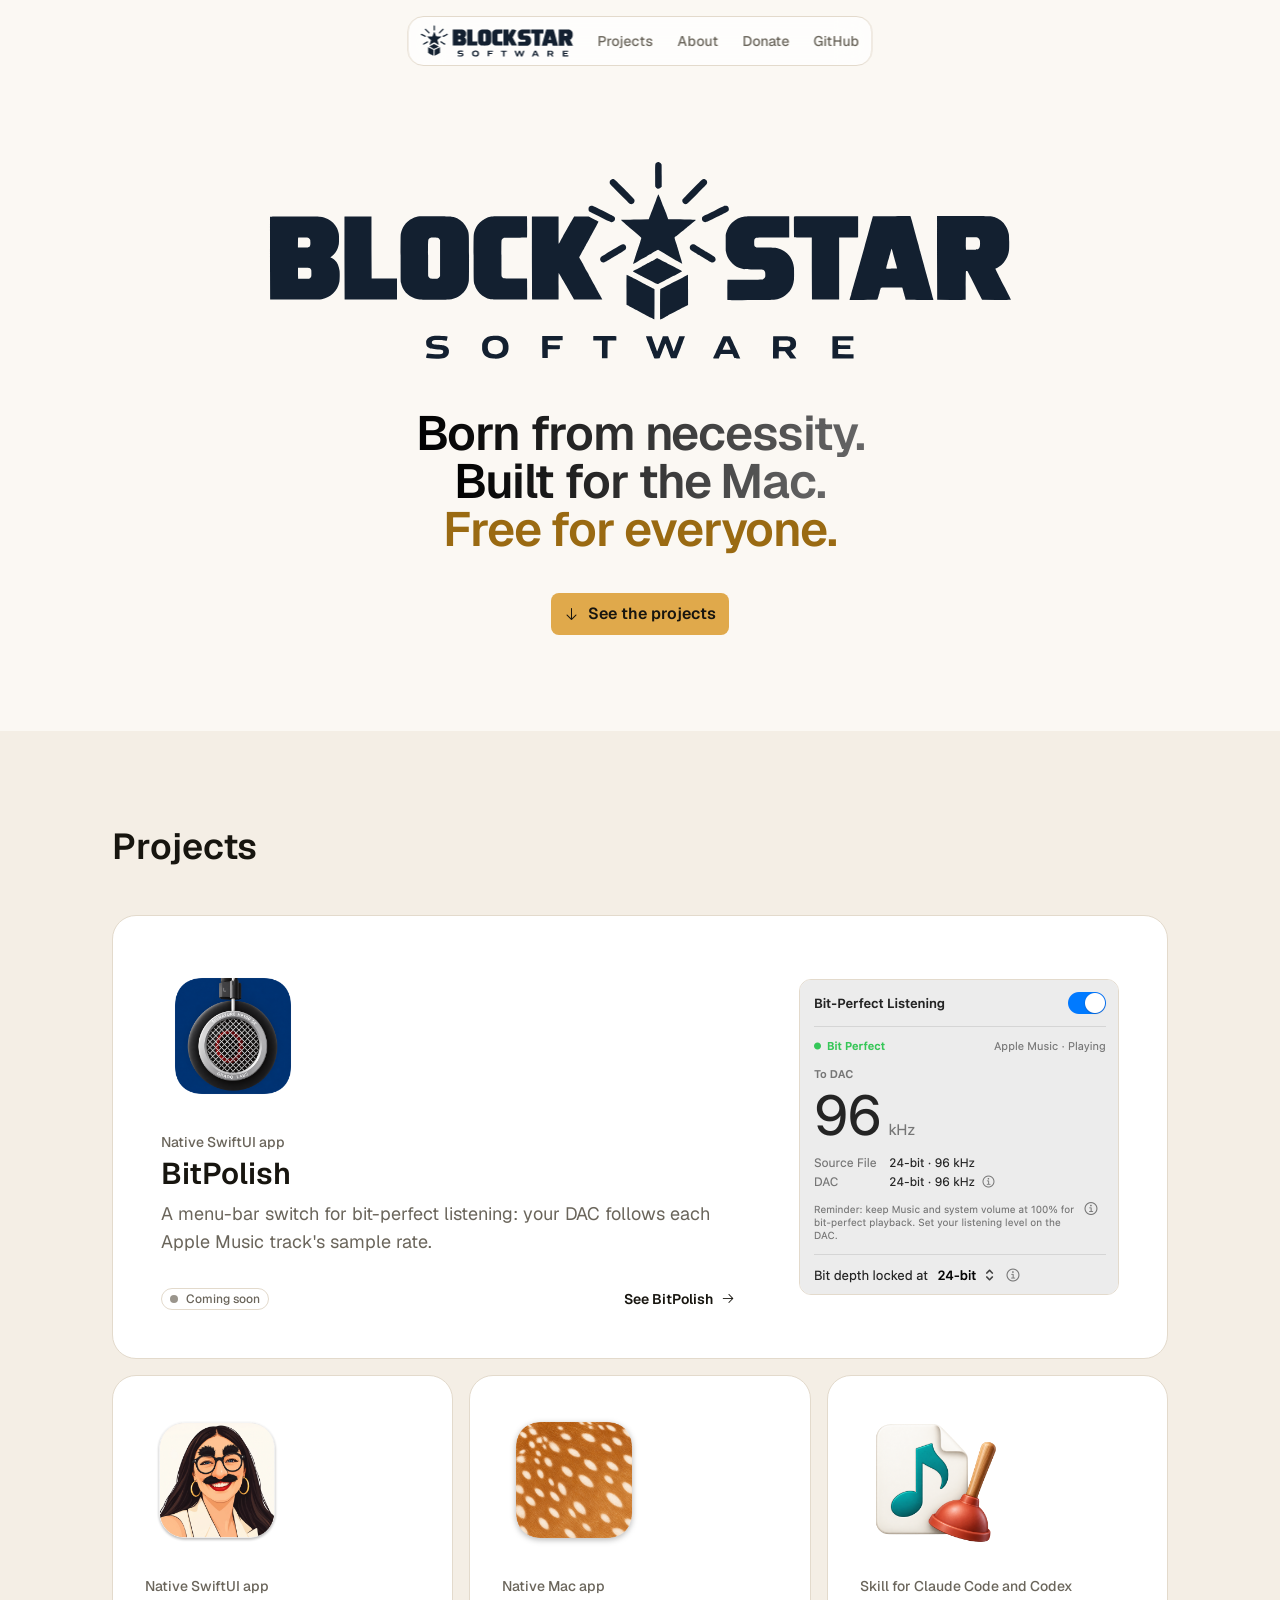
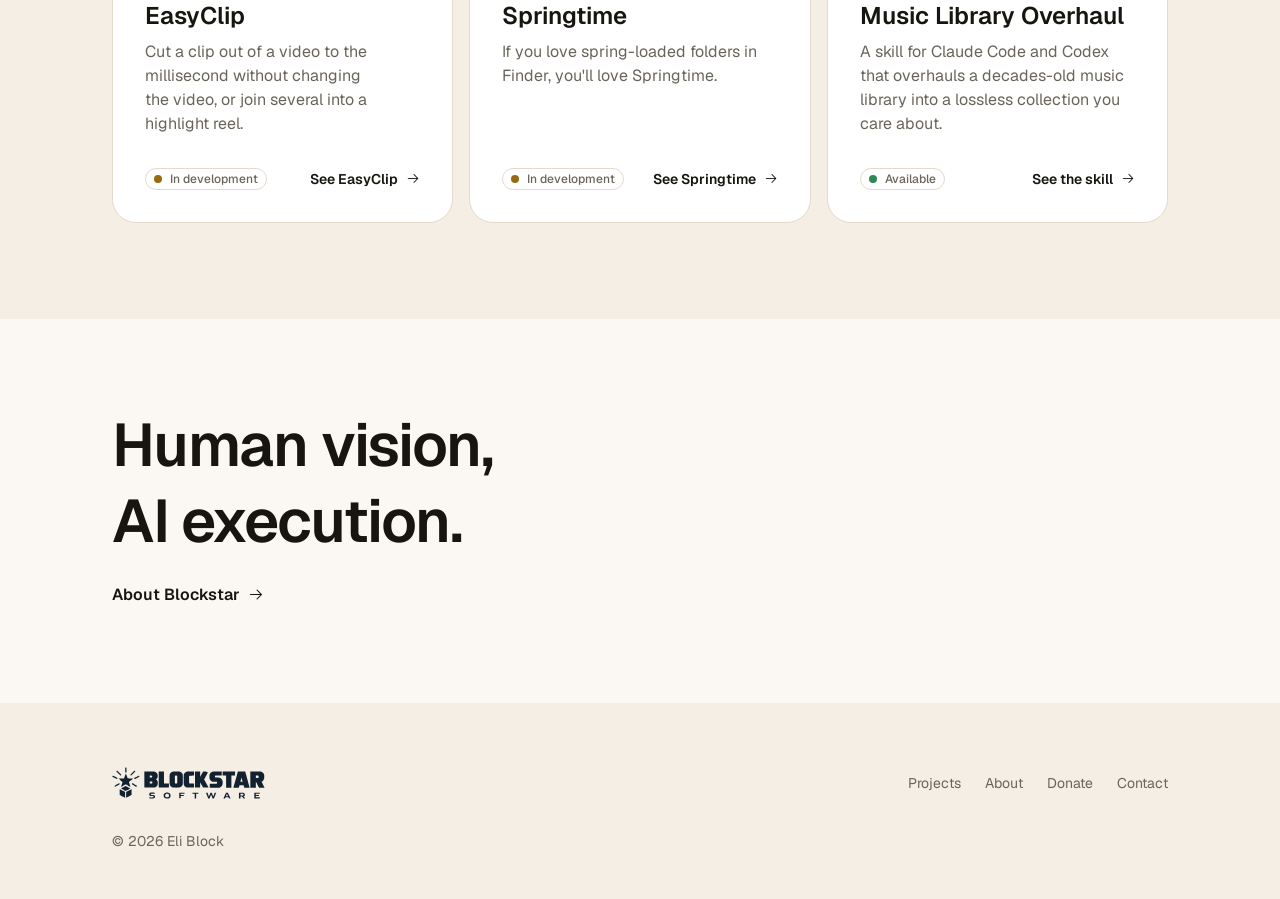
<file: index.html>
<!doctype html>
<html lang="en">
<head>
<meta charset="utf-8">
<meta name="viewport" content="width=device-width, initial-scale=1">
<title>Blockstar Software</title>
<meta name="description" content="Born from necessity. Built for the Mac. Free for everyone. Mac apps and agent skills, free and open source.">
<link rel="canonical" href="https://blockstarsoftware.com/">
<meta property="og:url" content="https://blockstarsoftware.com/">
<meta name="theme-color" content="#131209" media="(prefers-color-scheme: dark)">
<meta name="theme-color" content="#FBF8F3" media="(prefers-color-scheme: light)">
<meta property="og:type" content="website">
<meta property="og:site_name" content="Blockstar Software">
<meta property="og:title" content="Blockstar Software">
<meta property="og:description" content="Born from necessity. Built for the Mac. Free for everyone. Mac apps and agent skills, free and open source.">
<meta property="og:image" content="https://blockstarsoftware.com/assets/social/card.png">
<meta property="og:image:width" content="1200">
<meta property="og:image:height" content="630">
<meta property="og:image:alt" content="Blockstar Software. Born from necessity. Built for the Mac. Free for everyone.">
<meta name="twitter:card" content="summary_large_image">
<link rel="icon" href="./assets/brand/favicon.svg?v=6" type="image/svg+xml">
<link rel="preload" href="./assets/fonts/Geist-Variable.woff2" as="font" type="font/woff2" crossorigin>
<link rel="stylesheet" href="./assets/css/site.css?v=6">
<script defer src="https://cloud.umami.is/script.js" data-website-id="79929862-577c-49e4-ac42-705e05d6199a" data-domains="blockstarsoftware.com,www.blockstarsoftware.com" data-performance="true" data-errors="true"></script>
</head>
<body>
<a class="skip" href="#main">Skip to content</a>
<header>
<nav class="nav" aria-label="Main">
  <a class="brand" href="./" aria-label="Blockstar Software, home" aria-current="page"><picture><source srcset="./assets/brand/logo-compact-navy.svg?v=6" media="(prefers-color-scheme: light)"><img src="./assets/brand/logo-compact-cream.svg?v=6" alt="Blockstar Software" width="157" height="32"></picture></a>
  <ul class="nav-links"><li><a href="./projects/">Projects</a></li><li><a href="./about/">About</a></li><li><a href="./donate/">Donate</a></li><li><a href="https://github.com/blockstarsoftware" data-umami-event="GitHub" data-umami-event-where="header">GitHub</a></li></ul>
  
  <button class="menu-toggle" type="button" aria-expanded="false" aria-controls="menu" aria-label="Menu"><span></span><span></span></button>
</nav>
<div class="menu-panel" id="menu" aria-hidden="true"><ul><li style="--i:0"><a href="./projects/">Projects</a></li><li style="--i:1"><a href="./about/">About</a></li><li style="--i:2"><a href="./donate/">Donate</a></li><li style="--i:3"><a href="https://github.com/blockstarsoftware" data-umami-event="GitHub" data-umami-event-where="menu">GitHub</a></li></ul></div>
</header>
<main id="main">

<section class="home-hero">
  <div class="wrap">
    <h1><picture><source srcset="./assets/brand/logo-primary-navy.svg?v=6" media="(prefers-color-scheme: light)"><img class="home-logo" src="./assets/brand/logo-primary-cream.svg?v=6" alt="Blockstar Software" width="745" height="201"></picture></h1>
    <p class="home-tagline text-5xl"><span class="grad">Born from necessity.</span><span class="grad">Built for the Mac.</span><span class="amber">Free for everyone.</span></p>
    <div class="home-cta">
      <a class="btn btn-primary" href="#projects" data-umami-event="See the projects"><i class="ph ph-arrow-down" aria-hidden="true"></i>See the projects</a>
    </div>
  </div>
</section>

<section class="section deep reveal" id="projects" aria-labelledby="projects-h">
  <div class="wrap">
    <h2 id="projects-h" class="text-4xl h2-xl">Projects</h2>
    <div class="bento three home"><a class="card proj proj-feature" href="./projects/bitpolish/" data-umami-event="Project card" data-umami-event-project="BitPolish" data-umami-event-where="home"><div><img class="proj-icon" src="./assets/projects/bitpolish-512.png" alt="" width="144" height="144"><p class="kind text-sm">Native SwiftUI app</p><h3 class="text-3xl">BitPolish</h3><p class="line text-lg">A menu-bar switch for bit-perfect listening: your DAC follows each Apple Music track's sample rate.</p><div class="proj-foot"><span class="status soon text-xs">Coming soon</span><span class="arrow-link">See BitPolish<i class="ph ph-arrow-right" aria-hidden="true"></i></span></div></div><div class="feature-shot"><picture><source srcset="./assets/bitpolish/panel-light.png?v=6" media="(prefers-color-scheme: light)"><img src="./assets/bitpolish/panel-dark.png?v=6" alt="The BitPolish panel showing green Bit Perfect and 96 kHz to the DAC" width="320" height="491" loading="lazy"></picture></div></a><a class="card proj" href="./projects/easyclip/" data-umami-event="Project card" data-umami-event-project="EasyClip" data-umami-event-where="home"><img class="proj-icon" src="./assets/projects/easyclip-512.png" alt="" width="144" height="144"><p class="kind text-sm">Native SwiftUI app</p><h3 class="text-2xl">EasyClip</h3><p class="line">Cut a clip out of a video to the millisecond without changing the video, or join several into a highlight reel.</p><div class="proj-foot"><span class="status dev text-xs">In development</span><span class="arrow-link">See EasyClip<i class="ph ph-arrow-right" aria-hidden="true"></i></span></div></a><a class="card proj" href="./projects/springtime/" data-umami-event="Project card" data-umami-event-project="Springtime" data-umami-event-where="home"><img class="proj-icon" src="./assets/projects/springtime-512.png" alt="" width="144" height="144"><p class="kind text-sm">Native Mac app</p><h3 class="text-2xl">Springtime</h3><p class="line">If you love spring-loaded folders in Finder, you'll love Springtime.</p><div class="proj-foot"><span class="status dev text-xs">In development</span><span class="arrow-link">See Springtime<i class="ph ph-arrow-right" aria-hidden="true"></i></span></div></a><a class="card proj" href="./projects/music-library-overhaul/" data-umami-event="Project card" data-umami-event-project="Music Library Overhaul" data-umami-event-where="home"><img class="proj-icon" src="./assets/projects/music-library-overhaul-512.png" alt="" width="144" height="144"><p class="kind text-sm">Skill for Claude Code and Codex</p><h3 class="text-2xl">Music Library Overhaul</h3><p class="line">A skill for Claude Code and Codex that overhauls a decades-old music library into a lossless collection you care about.</p><div class="proj-foot"><span class="status live text-xs">Available</span><span class="arrow-link">See the skill<i class="ph ph-arrow-right" aria-hidden="true"></i></span></div></a></div>
  </div>
</section>

<section class="tagline-section" aria-label="How Blockstar software is made">
  <div class="wrap">
    <p class="tagline big"><span class="line">Human vision,</span><span class="line">AI execution.</span></p>
    <p class="tagline-after"><a class="arrow-link" href="./about/" data-umami-event="About Blockstar">About Blockstar<i class="ph ph-arrow-right" aria-hidden="true"></i></a></p>
  </div>
</section>
</main>
<footer class="footer">
  <div class="wrap">
    <div class="footer-grid">
      <a class="brand" href="./" aria-label="Blockstar Software, home"><picture><source srcset="./assets/brand/logo-compact-navy.svg?v=6" media="(prefers-color-scheme: light)"><img src="./assets/brand/logo-compact-cream.svg?v=6" alt="Blockstar Software" width="157" height="32"></picture></a>
      <ul class="text-sm">
        <li><a href="./projects/">Projects</a></li>
        <li><a href="./about/">About</a></li>
        <li><a href="./donate/">Donate</a></li>
        <li><a href="mailto:hello@blockstarsoftware.com" data-umami-event="Email" data-umami-event-where="footer">Contact</a></li>
      </ul>
    </div>
    <p class="copy text-sm">© 2026 Eli Block</p>
  </div>
</footer>
<script src="./assets/js/site.js?v=6"></script>
</body>
</html>
</file>
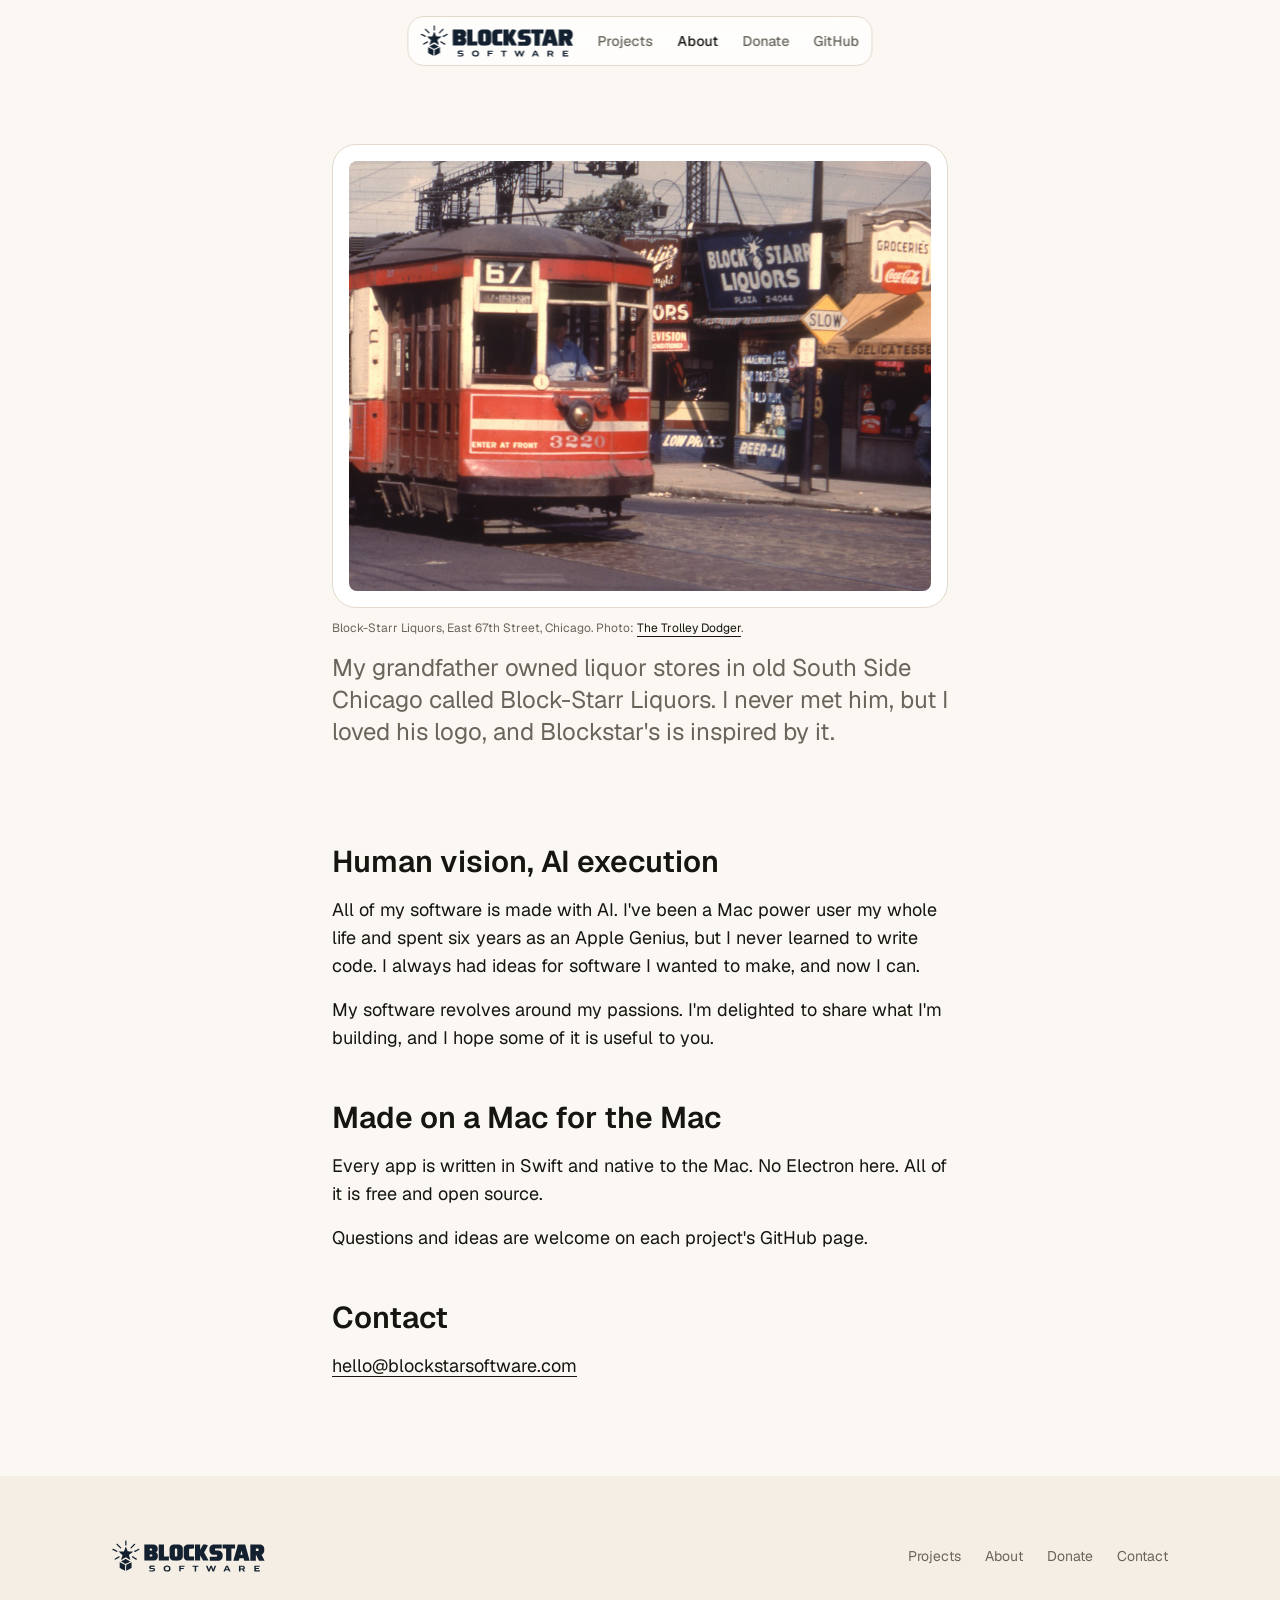
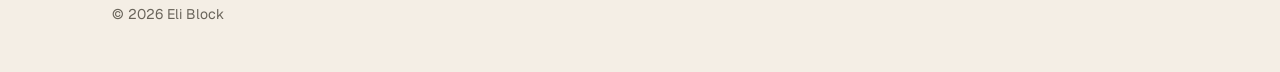
<file: about/index.html>
<!doctype html>
<html lang="en">
<head>
<meta charset="utf-8">
<meta name="viewport" content="width=device-width, initial-scale=1">
<title>About · Blockstar Software</title>
<meta name="description" content="Blockstar&#x27;s logo is inspired by a family liquor store sign in old South Side Chicago. Mac software made with AI, free and open source.">
<link rel="canonical" href="https://blockstarsoftware.com/about/">
<meta property="og:url" content="https://blockstarsoftware.com/about/">
<meta name="theme-color" content="#131209" media="(prefers-color-scheme: dark)">
<meta name="theme-color" content="#FBF8F3" media="(prefers-color-scheme: light)">
<meta property="og:type" content="website">
<meta property="og:site_name" content="Blockstar Software">
<meta property="og:title" content="About · Blockstar Software">
<meta property="og:description" content="Blockstar&#x27;s logo is inspired by a family liquor store sign in old South Side Chicago. Mac software made with AI, free and open source.">
<meta property="og:image" content="https://blockstarsoftware.com/assets/social/card.png">
<meta property="og:image:width" content="1200">
<meta property="og:image:height" content="630">
<meta property="og:image:alt" content="Blockstar Software. Born from necessity. Built for the Mac. Free for everyone.">
<meta name="twitter:card" content="summary_large_image">
<link rel="icon" href="../assets/brand/favicon.svg?v=6" type="image/svg+xml">
<link rel="preload" href="../assets/fonts/Geist-Variable.woff2" as="font" type="font/woff2" crossorigin>
<link rel="stylesheet" href="../assets/css/site.css?v=6">
<script defer src="https://cloud.umami.is/script.js" data-website-id="79929862-577c-49e4-ac42-705e05d6199a" data-domains="blockstarsoftware.com,www.blockstarsoftware.com" data-performance="true" data-errors="true"></script>
</head>
<body>
<a class="skip" href="#main">Skip to content</a>
<header>
<nav class="nav" aria-label="Main">
  <a class="brand" href="../" aria-label="Blockstar Software, home"><picture><source srcset="../assets/brand/logo-compact-navy.svg?v=6" media="(prefers-color-scheme: light)"><img src="../assets/brand/logo-compact-cream.svg?v=6" alt="Blockstar Software" width="157" height="32"></picture></a>
  <ul class="nav-links"><li><a href="../projects/">Projects</a></li><li><a href="../about/" aria-current="page">About</a></li><li><a href="../donate/">Donate</a></li><li><a href="https://github.com/blockstarsoftware" data-umami-event="GitHub" data-umami-event-where="header">GitHub</a></li></ul>
  
  <button class="menu-toggle" type="button" aria-expanded="false" aria-controls="menu" aria-label="Menu"><span></span><span></span></button>
</nav>
<div class="menu-panel" id="menu" aria-hidden="true"><ul><li style="--i:0"><a href="../projects/">Projects</a></li><li style="--i:1"><a href="../about/" aria-current="page">About</a></li><li style="--i:2"><a href="../donate/">Donate</a></li><li style="--i:3"><a href="https://github.com/blockstarsoftware" data-umami-event="GitHub" data-umami-event-where="menu">GitHub</a></li></ul></div>
</header>
<main id="main">

<section class="page-head">
  <div class="wrap prose">
    <h1 class="visually-hidden">About Blockstar</h1>
    <figure class="photo">
      <div class="card"><div class="inner skeleton"><img src="../assets/about/block-starr-storefront.jpg" alt="Block-Starr Liquors on East 67th Street in Chicago, its sign showing a star between BLOCK and STARR, with a 67 streetcar passing" width="1600" height="1182"></div></div>
      <figcaption class="caption text-xs">Block-Starr Liquors, East 67th Street, Chicago. Photo: <a class="link" href="https://www.thetrolleydodger.com" data-umami-event="Trolley Dodger credit">The Trolley Dodger</a>.</figcaption>
    </figure>
    <p class="text-2xl lede-xl">My grandfather owned liquor stores in old South Side Chicago called Block-Starr Liquors. I never met him, but I loved his logo, and Blockstar's is inspired by it.</p>
  </div>
</section>
<section class="page-body">
  <div class="wrap prose">
    <h2 class="text-3xl">Human vision, AI execution</h2>
    <p class="text-lg">All of my software is made with AI. I've been a Mac power user my whole life and spent six years as an Apple Genius, but I never learned to write code. I always had ideas for software I wanted to make, and now I can.</p>
    <p class="text-lg">My software revolves around my passions. I'm delighted to share what I'm building, and I hope some of it is useful to you.</p>
    <h2 class="text-3xl">Made on a Mac for the Mac</h2>
    <p class="text-lg">Every app is written in Swift and native to the Mac. No Electron here. All of it is free and open source.</p>
    <p class="text-lg">Questions and ideas are welcome on each project's GitHub page.</p>
    <h2 class="text-3xl">Contact</h2>
    <p class="text-lg"><a class="link" href="mailto:hello@blockstarsoftware.com" data-umami-event="Email" data-umami-event-where="about">hello@blockstarsoftware.com</a></p>
  </div>
</section>
</main>
<footer class="footer">
  <div class="wrap">
    <div class="footer-grid">
      <a class="brand" href="../" aria-label="Blockstar Software, home"><picture><source srcset="../assets/brand/logo-compact-navy.svg?v=6" media="(prefers-color-scheme: light)"><img src="../assets/brand/logo-compact-cream.svg?v=6" alt="Blockstar Software" width="157" height="32"></picture></a>
      <ul class="text-sm">
        <li><a href="../projects/">Projects</a></li>
        <li><a href="../about/">About</a></li>
        <li><a href="../donate/">Donate</a></li>
        <li><a href="mailto:hello@blockstarsoftware.com" data-umami-event="Email" data-umami-event-where="footer">Contact</a></li>
      </ul>
    </div>
    <p class="copy text-sm">© 2026 Eli Block</p>
  </div>
</footer>
<script src="../assets/js/site.js?v=6"></script>
</body>
</html>
</file>
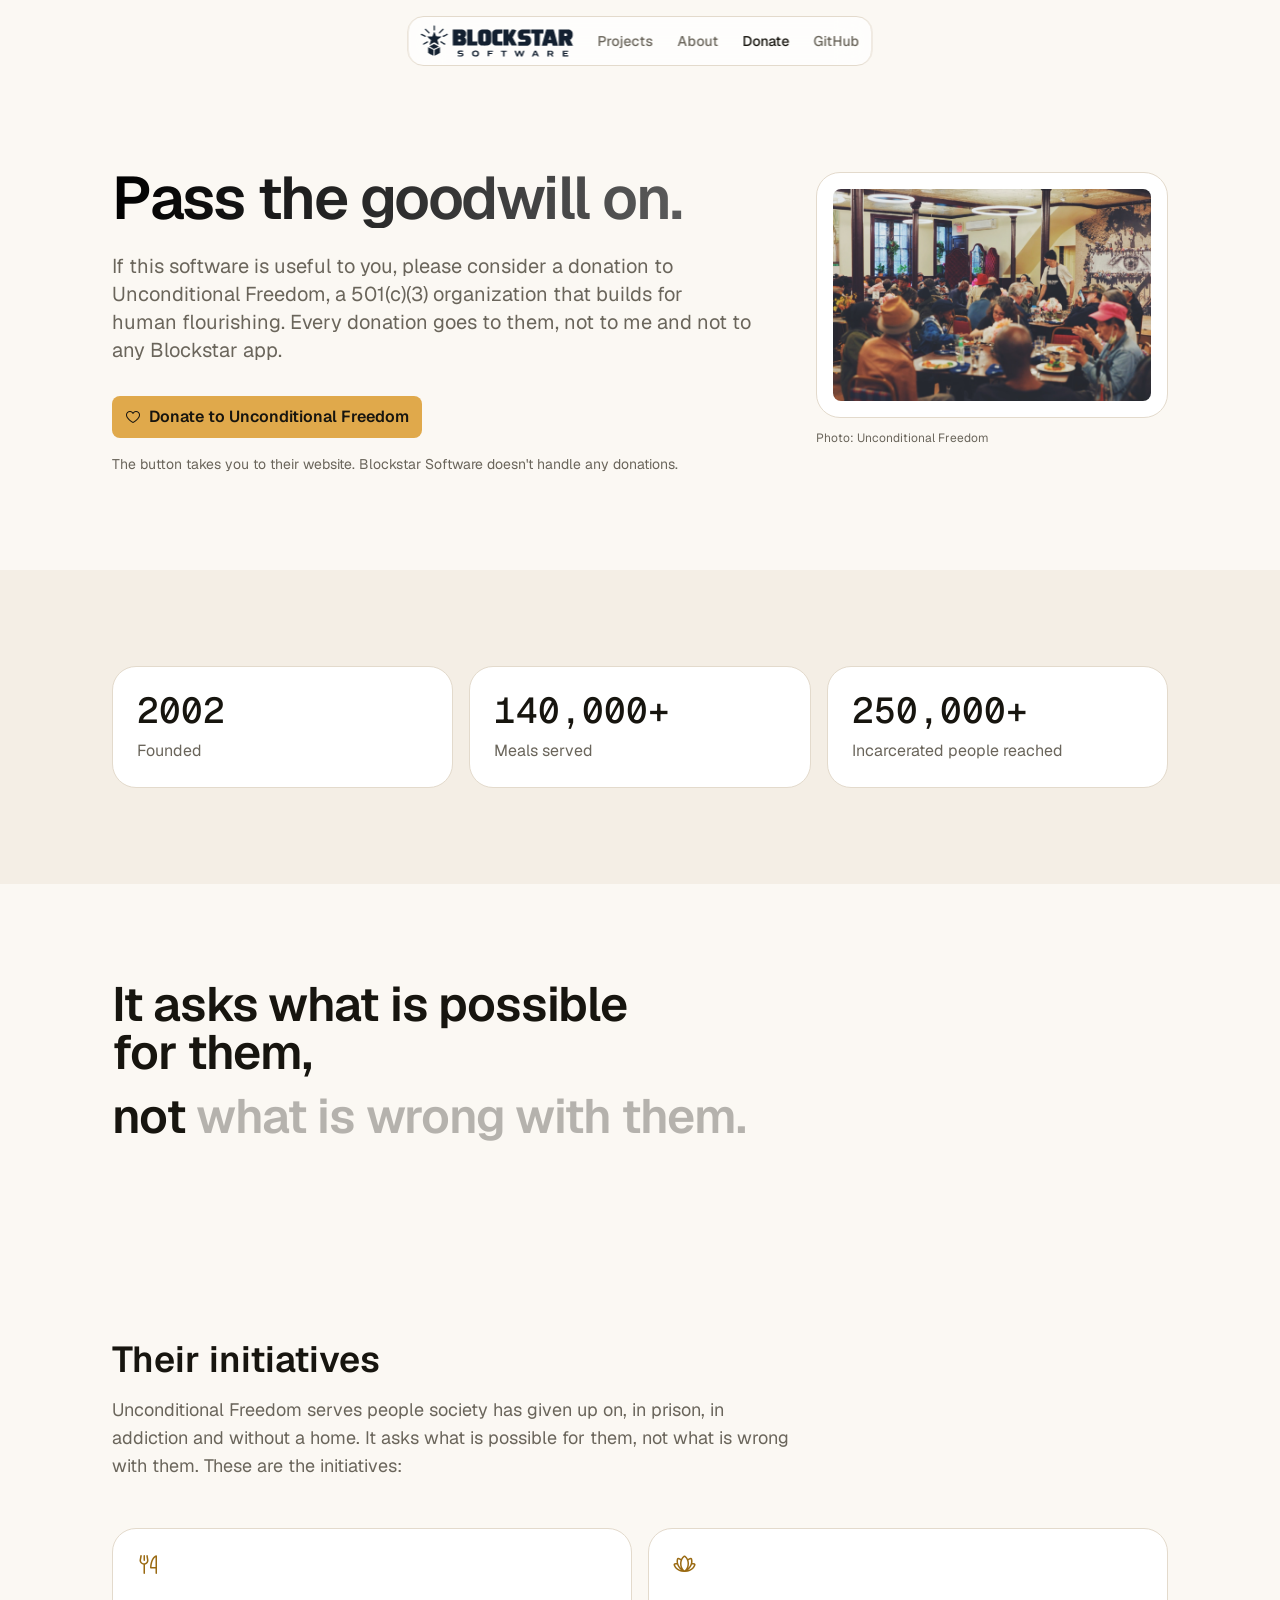
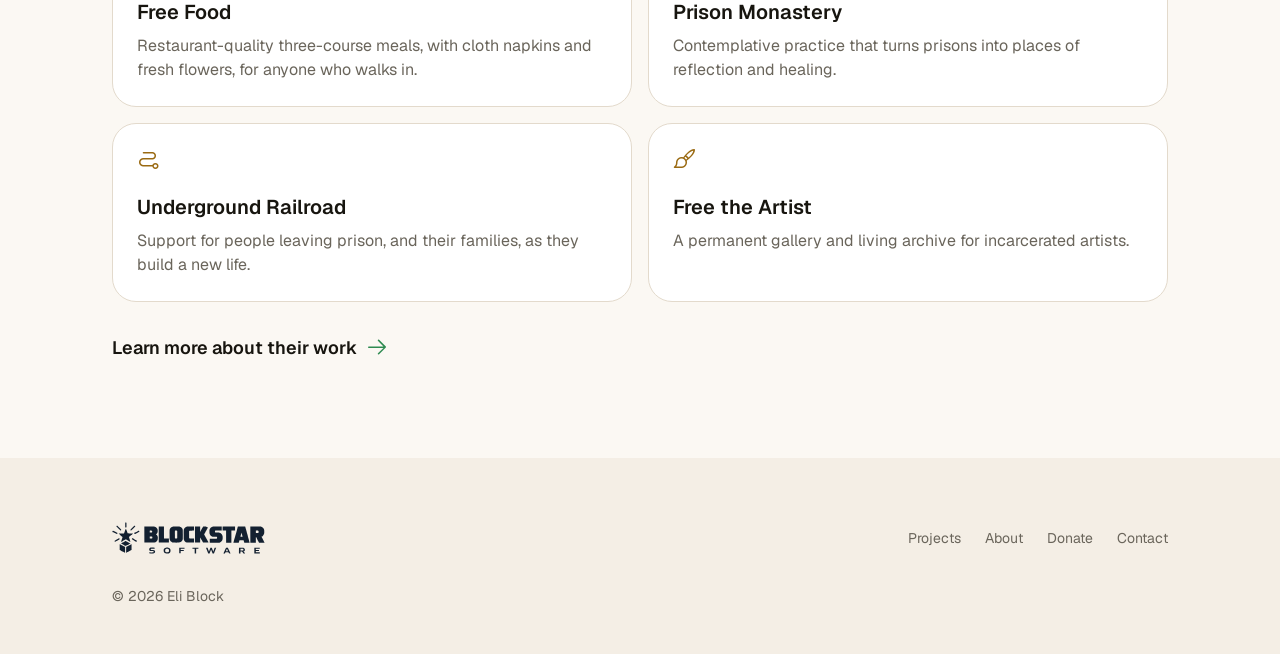
<file: donate/index.html>
<!doctype html>
<html lang="en">
<head>
<meta charset="utf-8">
<meta name="viewport" content="width=device-width, initial-scale=1">
<title>Donate · Blockstar Software</title>
<meta name="description" content="Pass the goodwill on. Every donation goes to Unconditional Freedom, a 501(c)(3) organization that builds for human flourishing.">
<link rel="canonical" href="https://blockstarsoftware.com/donate/">
<meta property="og:url" content="https://blockstarsoftware.com/donate/">
<meta name="theme-color" content="#131209" media="(prefers-color-scheme: dark)">
<meta name="theme-color" content="#FBF8F3" media="(prefers-color-scheme: light)">
<meta property="og:type" content="website">
<meta property="og:site_name" content="Blockstar Software">
<meta property="og:title" content="Donate · Blockstar Software">
<meta property="og:description" content="Pass the goodwill on. Every donation goes to Unconditional Freedom, a 501(c)(3) organization that builds for human flourishing.">
<meta property="og:image" content="https://blockstarsoftware.com/assets/social/card.png">
<meta property="og:image:width" content="1200">
<meta property="og:image:height" content="630">
<meta property="og:image:alt" content="Blockstar Software. Born from necessity. Built for the Mac. Free for everyone.">
<meta name="twitter:card" content="summary_large_image">
<link rel="icon" href="../assets/brand/favicon.svg?v=6" type="image/svg+xml">
<link rel="preload" href="../assets/fonts/Geist-Variable.woff2" as="font" type="font/woff2" crossorigin>
<link rel="stylesheet" href="../assets/css/site.css?v=6">
<script defer src="https://cloud.umami.is/script.js" data-website-id="79929862-577c-49e4-ac42-705e05d6199a" data-domains="blockstarsoftware.com,www.blockstarsoftware.com" data-performance="true" data-errors="true"></script>
</head>
<body>
<a class="skip" href="#main">Skip to content</a>
<header>
<nav class="nav" aria-label="Main">
  <a class="brand" href="../" aria-label="Blockstar Software, home"><picture><source srcset="../assets/brand/logo-compact-navy.svg?v=6" media="(prefers-color-scheme: light)"><img src="../assets/brand/logo-compact-cream.svg?v=6" alt="Blockstar Software" width="157" height="32"></picture></a>
  <ul class="nav-links"><li><a href="../projects/">Projects</a></li><li><a href="../about/">About</a></li><li><a href="../donate/" aria-current="page">Donate</a></li><li><a href="https://github.com/blockstarsoftware" data-umami-event="GitHub" data-umami-event-where="header">GitHub</a></li></ul>
  
  <button class="menu-toggle" type="button" aria-expanded="false" aria-controls="menu" aria-label="Menu"><span></span><span></span></button>
</nav>
<div class="menu-panel" id="menu" aria-hidden="true"><ul><li style="--i:0"><a href="../projects/">Projects</a></li><li style="--i:1"><a href="../about/">About</a></li><li style="--i:2"><a href="../donate/" aria-current="page">Donate</a></li><li style="--i:3"><a href="https://github.com/blockstarsoftware" data-umami-event="GitHub" data-umami-event-where="menu">GitHub</a></li></ul></div>
</header>
<main id="main">

<section class="hero">
  <div class="wrap hero-grid">
    <div>
      <h1 class="text-6xl grad">Pass the goodwill on.</h1>
      <p class="sub text-xl">If this software is useful to you, please consider a donation to Unconditional Freedom, a 501(c)(3) organization that builds for human flourishing. Every donation goes to them, not to me and not to any Blockstar app.</p>
      <div class="hero-cta"><a class="btn btn-primary" href="https://unconditionalfreedom.org/donate" data-umami-event="Donate to Unconditional Freedom"><i class="ph ph-heart" aria-hidden="true"></i>Donate to Unconditional Freedom</a></div>
      <p class="meta text-sm">The button takes you to their website. Blockstar Software doesn't handle any donations.</p>
    </div>
    <figure class="hero-art">
      <div class="card"><div class="inner skeleton"><img src="../assets/donate/unconditional-freedom-free-food.jpg" alt="A crowded dining hall at one of Unconditional Freedom's free community dinners" width="1400" height="933"></div></div>
      <figcaption class="caption text-xs">Photo: Unconditional Freedom</figcaption>
    </figure>
  </div>
</section>

<section class="section deep reveal" aria-label="Unconditional Freedom in numbers">
  <div class="wrap">
    <div class="stat-row">
      <div class="card roomy"><b>2002</b><span>Founded</span></div>
      <div class="card roomy"><b>140,000+</b><span>Meals served</span></div>
      <div class="card roomy"><b>250,000+</b><span>Incarcerated people reached</span></div>
    </div>
  </div>
</section>

<section class="tagline-section" aria-label="How Unconditional Freedom sees people">
  <div class="wrap">
    <p class="tagline "><span class="line">It asks what is possible for them,</span><span class="line">not what is wrong with them.</span></p>
  </div>
</section>

<section class="section reveal" aria-labelledby="init-h">
  <div class="wrap">
    <div class="intro">
      <h2 id="init-h" class="text-4xl h2-xl">Their initiatives</h2>
      <p class="text-lg">Unconditional Freedom serves people society has given up on, in prison, in addiction and without a home. It asks what is possible for them, not what is wrong with them. These are the initiatives:</p>
    </div>
    <div class="grid-2">
      <article class="card roomy benefit"><i class="ph ph-fork-knife" aria-hidden="true"></i><h3 class="text-xl">Free Food</h3><p>Restaurant-quality three-course meals, with cloth napkins and fresh flowers, for anyone who walks in.</p></article>
      <article class="card roomy benefit"><i class="ph ph-flower-lotus" aria-hidden="true"></i><h3 class="text-xl">Prison Monastery</h3><p>Contemplative practice that turns prisons into places of reflection and healing.</p></article>
      <article class="card roomy benefit"><i class="ph ph-path" aria-hidden="true"></i><h3 class="text-xl">Underground Railroad</h3><p>Support for people leaving prison, and their families, as they build a new life.</p></article>
      <article class="card roomy benefit"><i class="ph ph-paint-brush" aria-hidden="true"></i><h3 class="text-xl">Free the Artist</h3><p>A permanent gallery and living archive for incarcerated artists.</p></article>
    </div>
    <p class="after text-lg"><a class="arrow-link" href="https://unconditionalfreedom.org" data-umami-event="Unconditional Freedom site">Learn more about their work<i class="ph ph-arrow-right" aria-hidden="true"></i></a></p>
  </div>
</section>
</main>
<footer class="footer">
  <div class="wrap">
    <div class="footer-grid">
      <a class="brand" href="../" aria-label="Blockstar Software, home"><picture><source srcset="../assets/brand/logo-compact-navy.svg?v=6" media="(prefers-color-scheme: light)"><img src="../assets/brand/logo-compact-cream.svg?v=6" alt="Blockstar Software" width="157" height="32"></picture></a>
      <ul class="text-sm">
        <li><a href="../projects/">Projects</a></li>
        <li><a href="../about/">About</a></li>
        <li><a href="../donate/">Donate</a></li>
        <li><a href="mailto:hello@blockstarsoftware.com" data-umami-event="Email" data-umami-event-where="footer">Contact</a></li>
      </ul>
    </div>
    <p class="copy text-sm">© 2026 Eli Block</p>
  </div>
</footer>
<script src="../assets/js/site.js?v=6"></script>
</body>
</html>
</file>
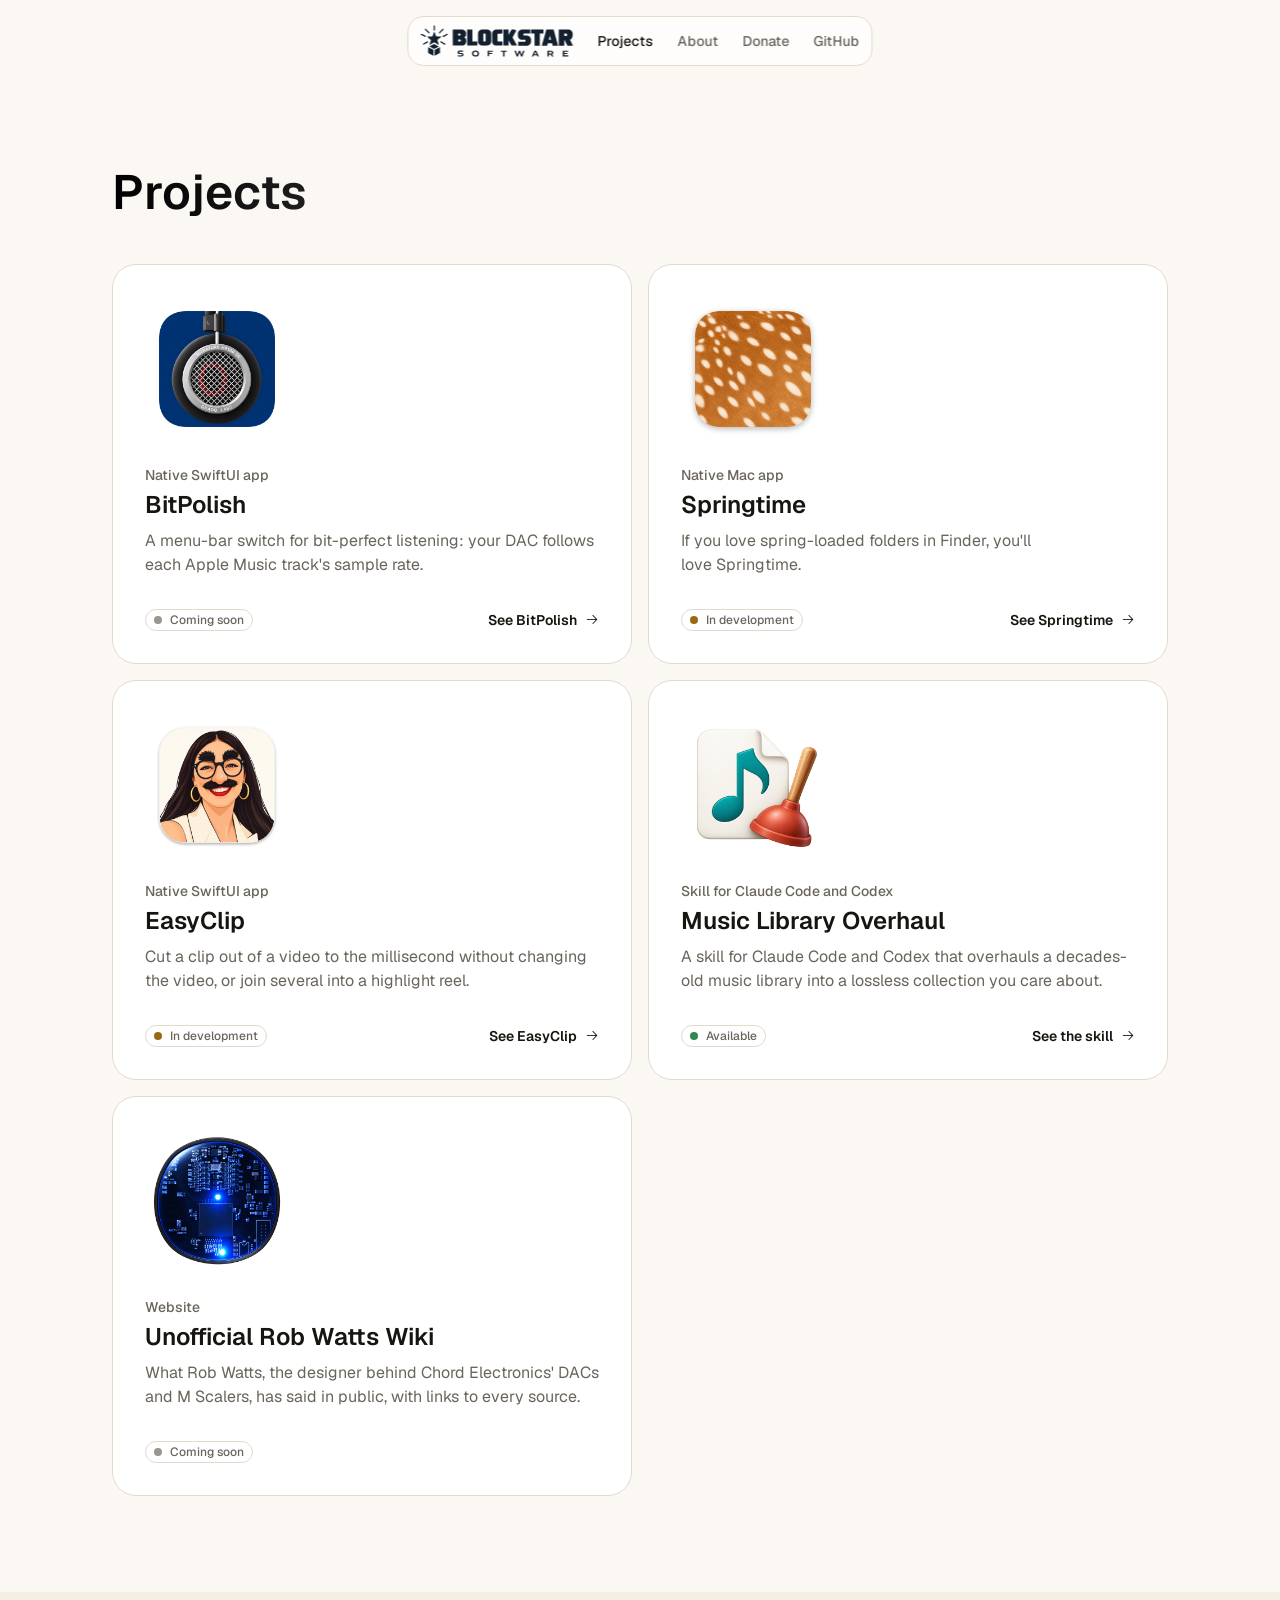
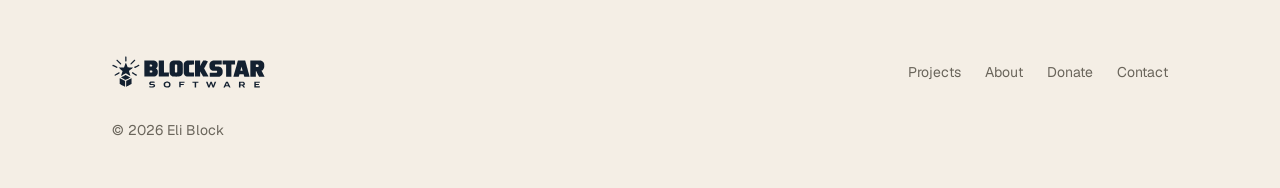
<file: projects/index.html>
<!doctype html>
<html lang="en">
<head>
<meta charset="utf-8">
<meta name="viewport" content="width=device-width, initial-scale=1">
<title>Projects · Blockstar Software</title>
<meta name="description" content="Mac apps and agent skills from Blockstar Software, all free and open source.">
<link rel="canonical" href="https://blockstarsoftware.com/projects/">
<meta property="og:url" content="https://blockstarsoftware.com/projects/">
<meta name="theme-color" content="#131209" media="(prefers-color-scheme: dark)">
<meta name="theme-color" content="#FBF8F3" media="(prefers-color-scheme: light)">
<meta property="og:type" content="website">
<meta property="og:site_name" content="Blockstar Software">
<meta property="og:title" content="Projects · Blockstar Software">
<meta property="og:description" content="Mac apps and agent skills from Blockstar Software, all free and open source.">
<meta property="og:image" content="https://blockstarsoftware.com/assets/social/card.png">
<meta property="og:image:width" content="1200">
<meta property="og:image:height" content="630">
<meta property="og:image:alt" content="Blockstar Software. Born from necessity. Built for the Mac. Free for everyone.">
<meta name="twitter:card" content="summary_large_image">
<link rel="icon" href="../assets/brand/favicon.svg?v=6" type="image/svg+xml">
<link rel="preload" href="../assets/fonts/Geist-Variable.woff2" as="font" type="font/woff2" crossorigin>
<link rel="stylesheet" href="../assets/css/site.css?v=6">
<script defer src="https://cloud.umami.is/script.js" data-website-id="79929862-577c-49e4-ac42-705e05d6199a" data-domains="blockstarsoftware.com,www.blockstarsoftware.com" data-performance="true" data-errors="true"></script>
</head>
<body>
<a class="skip" href="#main">Skip to content</a>
<header>
<nav class="nav" aria-label="Main">
  <a class="brand" href="../" aria-label="Blockstar Software, home"><picture><source srcset="../assets/brand/logo-compact-navy.svg?v=6" media="(prefers-color-scheme: light)"><img src="../assets/brand/logo-compact-cream.svg?v=6" alt="Blockstar Software" width="157" height="32"></picture></a>
  <ul class="nav-links"><li><a href="../projects/" aria-current="page">Projects</a></li><li><a href="../about/">About</a></li><li><a href="../donate/">Donate</a></li><li><a href="https://github.com/blockstarsoftware" data-umami-event="GitHub" data-umami-event-where="header">GitHub</a></li></ul>
  
  <button class="menu-toggle" type="button" aria-expanded="false" aria-controls="menu" aria-label="Menu"><span></span><span></span></button>
</nav>
<div class="menu-panel" id="menu" aria-hidden="true"><ul><li style="--i:0"><a href="../projects/" aria-current="page">Projects</a></li><li style="--i:1"><a href="../about/">About</a></li><li style="--i:2"><a href="../donate/">Donate</a></li><li style="--i:3"><a href="https://github.com/blockstarsoftware" data-umami-event="GitHub" data-umami-event-where="menu">GitHub</a></li></ul></div>
</header>
<main id="main">

<section class="page-head">
  <div class="wrap">
    <h1 class="text-5xl grad">Projects</h1>
    <!-- Intro line removed (Eli, 2026-10-28): license and publishing narration doesn't belong here. New line to come from Eli. -->
  </div>
</section>
<section class="page-body">
  <div class="wrap">
    <div class="bento flush"><a class="card proj" href="../projects/bitpolish/" data-umami-event="Project card" data-umami-event-project="BitPolish" data-umami-event-where="projects"><img class="proj-icon" src="../assets/projects/bitpolish-512.png" alt="" width="144" height="144"><p class="kind text-sm">Native SwiftUI app</p><h3 class="text-2xl">BitPolish</h3><p class="line">A menu-bar switch for bit-perfect listening: your DAC follows each Apple Music track's sample rate.</p><div class="proj-foot"><span class="status soon text-xs">Coming soon</span><span class="arrow-link">See BitPolish<i class="ph ph-arrow-right" aria-hidden="true"></i></span></div></a><a class="card proj" href="../projects/springtime/" data-umami-event="Project card" data-umami-event-project="Springtime" data-umami-event-where="projects"><img class="proj-icon" src="../assets/projects/springtime-512.png" alt="" width="144" height="144"><p class="kind text-sm">Native Mac app</p><h3 class="text-2xl">Springtime</h3><p class="line">If you love spring-loaded folders in Finder, you'll love Springtime.</p><div class="proj-foot"><span class="status dev text-xs">In development</span><span class="arrow-link">See Springtime<i class="ph ph-arrow-right" aria-hidden="true"></i></span></div></a><a class="card proj" href="../projects/easyclip/" data-umami-event="Project card" data-umami-event-project="EasyClip" data-umami-event-where="projects"><img class="proj-icon" src="../assets/projects/easyclip-512.png" alt="" width="144" height="144"><p class="kind text-sm">Native SwiftUI app</p><h3 class="text-2xl">EasyClip</h3><p class="line">Cut a clip out of a video to the millisecond without changing the video, or join several into a highlight reel.</p><div class="proj-foot"><span class="status dev text-xs">In development</span><span class="arrow-link">See EasyClip<i class="ph ph-arrow-right" aria-hidden="true"></i></span></div></a><a class="card proj" href="../projects/music-library-overhaul/" data-umami-event="Project card" data-umami-event-project="Music Library Overhaul" data-umami-event-where="projects"><img class="proj-icon" src="../assets/projects/music-library-overhaul-512.png" alt="" width="144" height="144"><p class="kind text-sm">Skill for Claude Code and Codex</p><h3 class="text-2xl">Music Library Overhaul</h3><p class="line">A skill for Claude Code and Codex that overhauls a decades-old music library into a lossless collection you care about.</p><div class="proj-foot"><span class="status live text-xs">Available</span><span class="arrow-link">See the skill<i class="ph ph-arrow-right" aria-hidden="true"></i></span></div></a><div class="card proj static"><img class="proj-icon" src="../assets/projects/rob-watts-wiki-512.png" alt="" width="144" height="144"><p class="kind text-sm">Website</p><h3 class="text-2xl">Unofficial Rob Watts Wiki</h3><p class="line">What Rob Watts, the designer behind Chord Electronics' DACs and M Scalers, has said in public, with links to every source.</p><div class="proj-foot"><span class="status soon text-xs">Coming soon</span></div></div></div>
  </div>
</section>
</main>
<footer class="footer">
  <div class="wrap">
    <div class="footer-grid">
      <a class="brand" href="../" aria-label="Blockstar Software, home"><picture><source srcset="../assets/brand/logo-compact-navy.svg?v=6" media="(prefers-color-scheme: light)"><img src="../assets/brand/logo-compact-cream.svg?v=6" alt="Blockstar Software" width="157" height="32"></picture></a>
      <ul class="text-sm">
        <li><a href="../projects/">Projects</a></li>
        <li><a href="../about/">About</a></li>
        <li><a href="../donate/">Donate</a></li>
        <li><a href="mailto:hello@blockstarsoftware.com" data-umami-event="Email" data-umami-event-where="footer">Contact</a></li>
      </ul>
    </div>
    <p class="copy text-sm">© 2026 Eli Block</p>
  </div>
</footer>
<script src="../assets/js/site.js?v=6"></script>
</body>
</html>
</file>
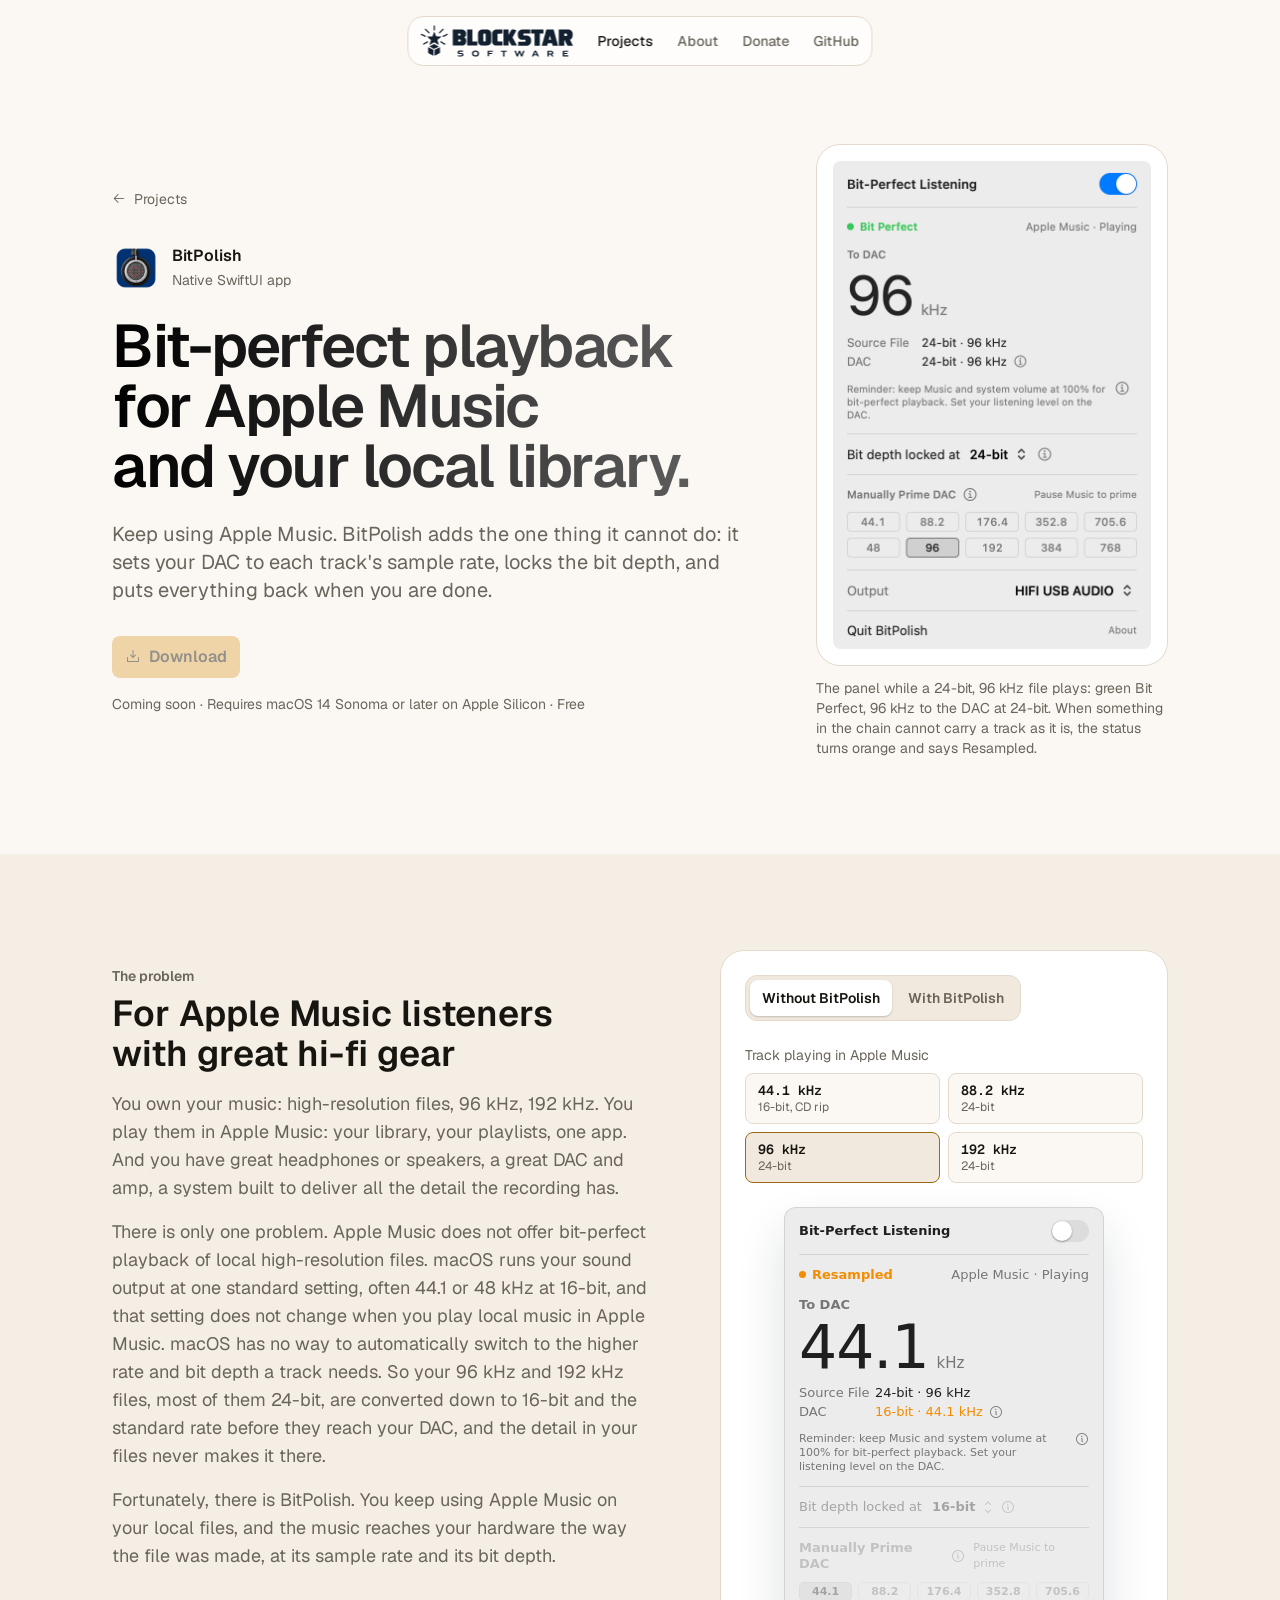
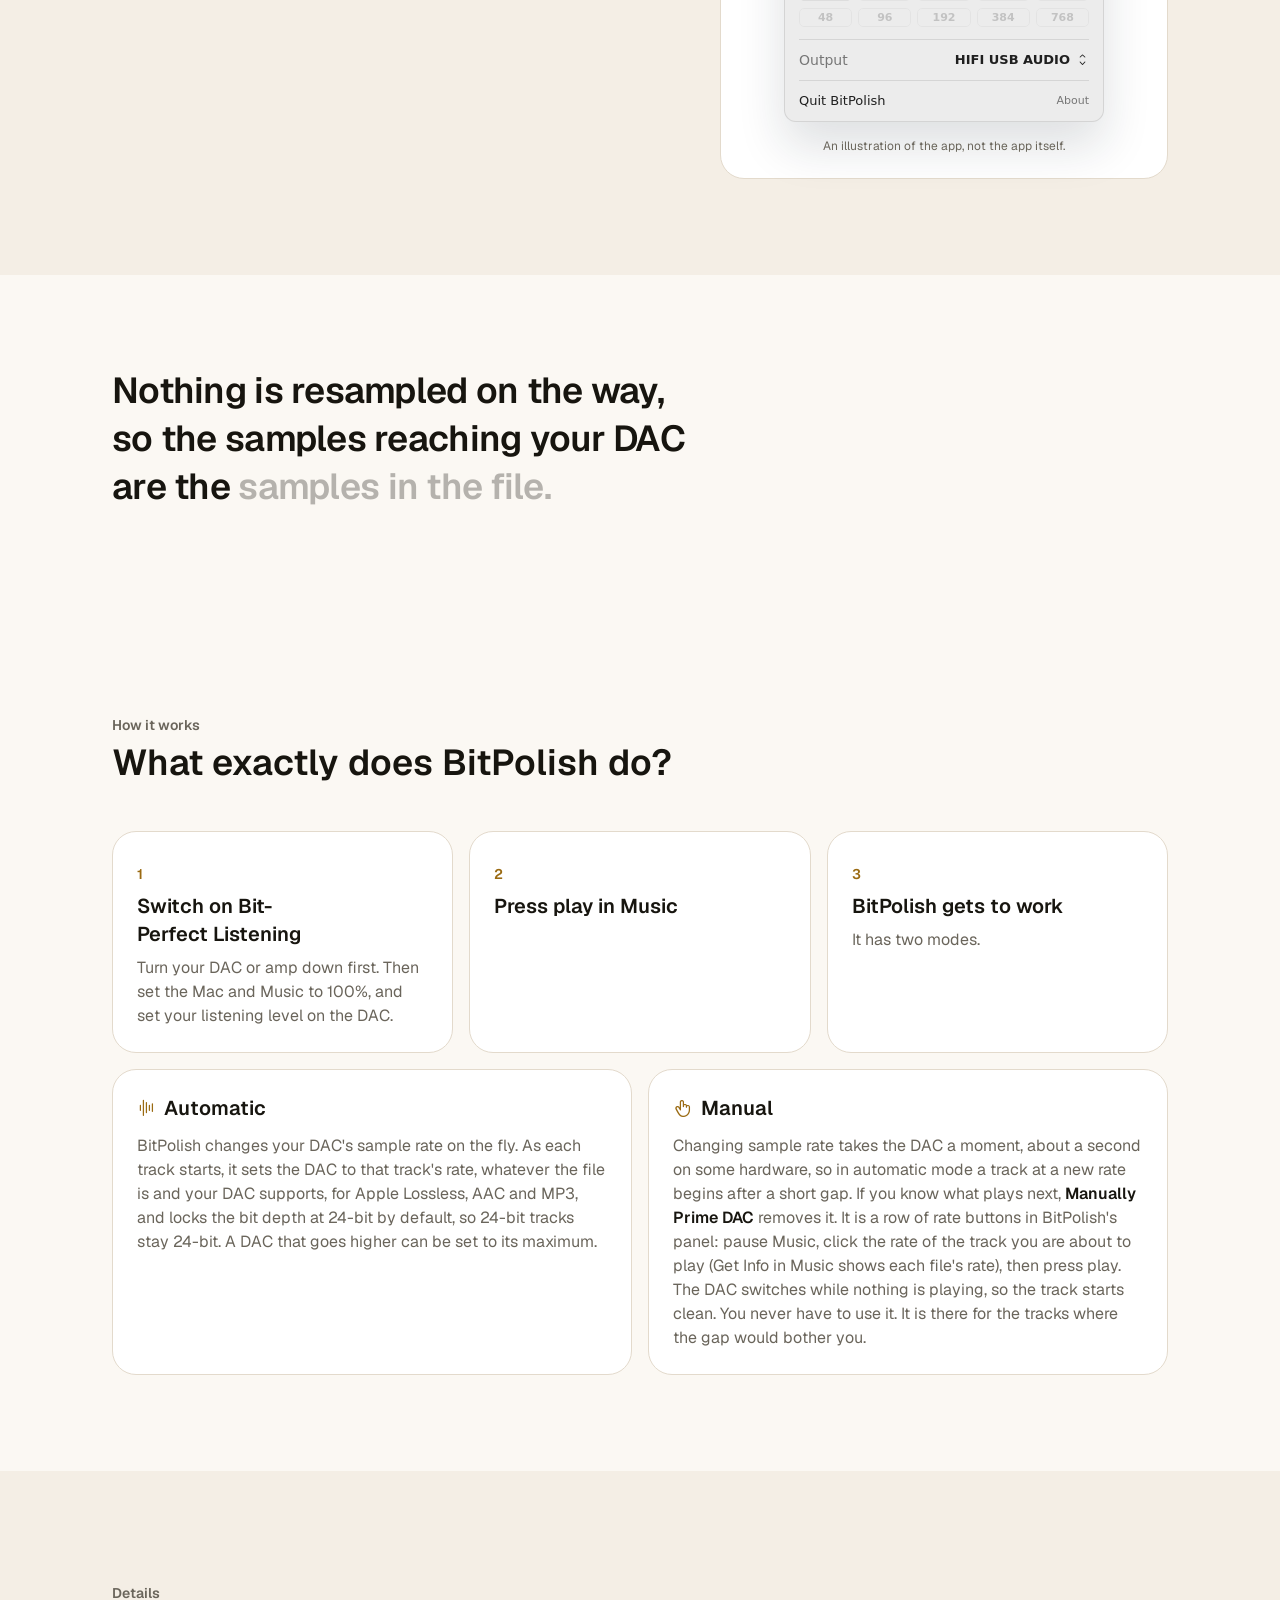
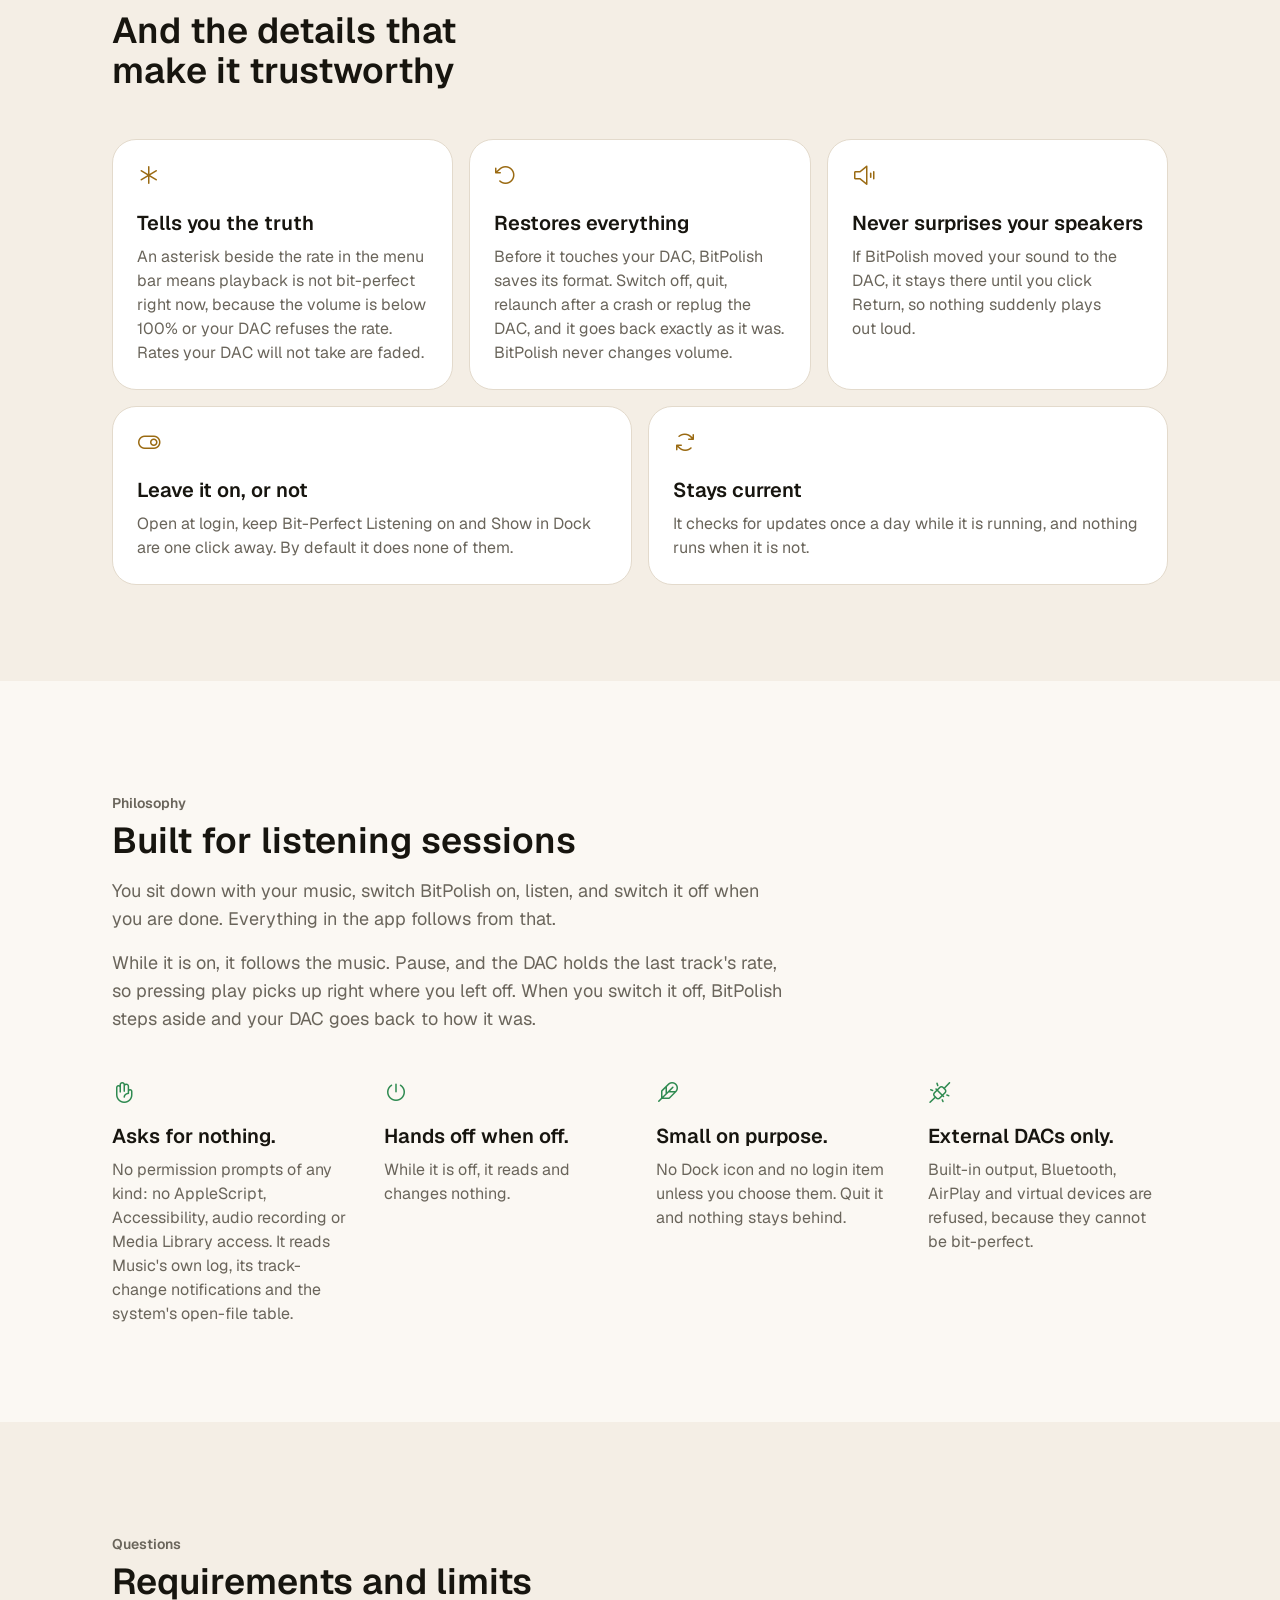
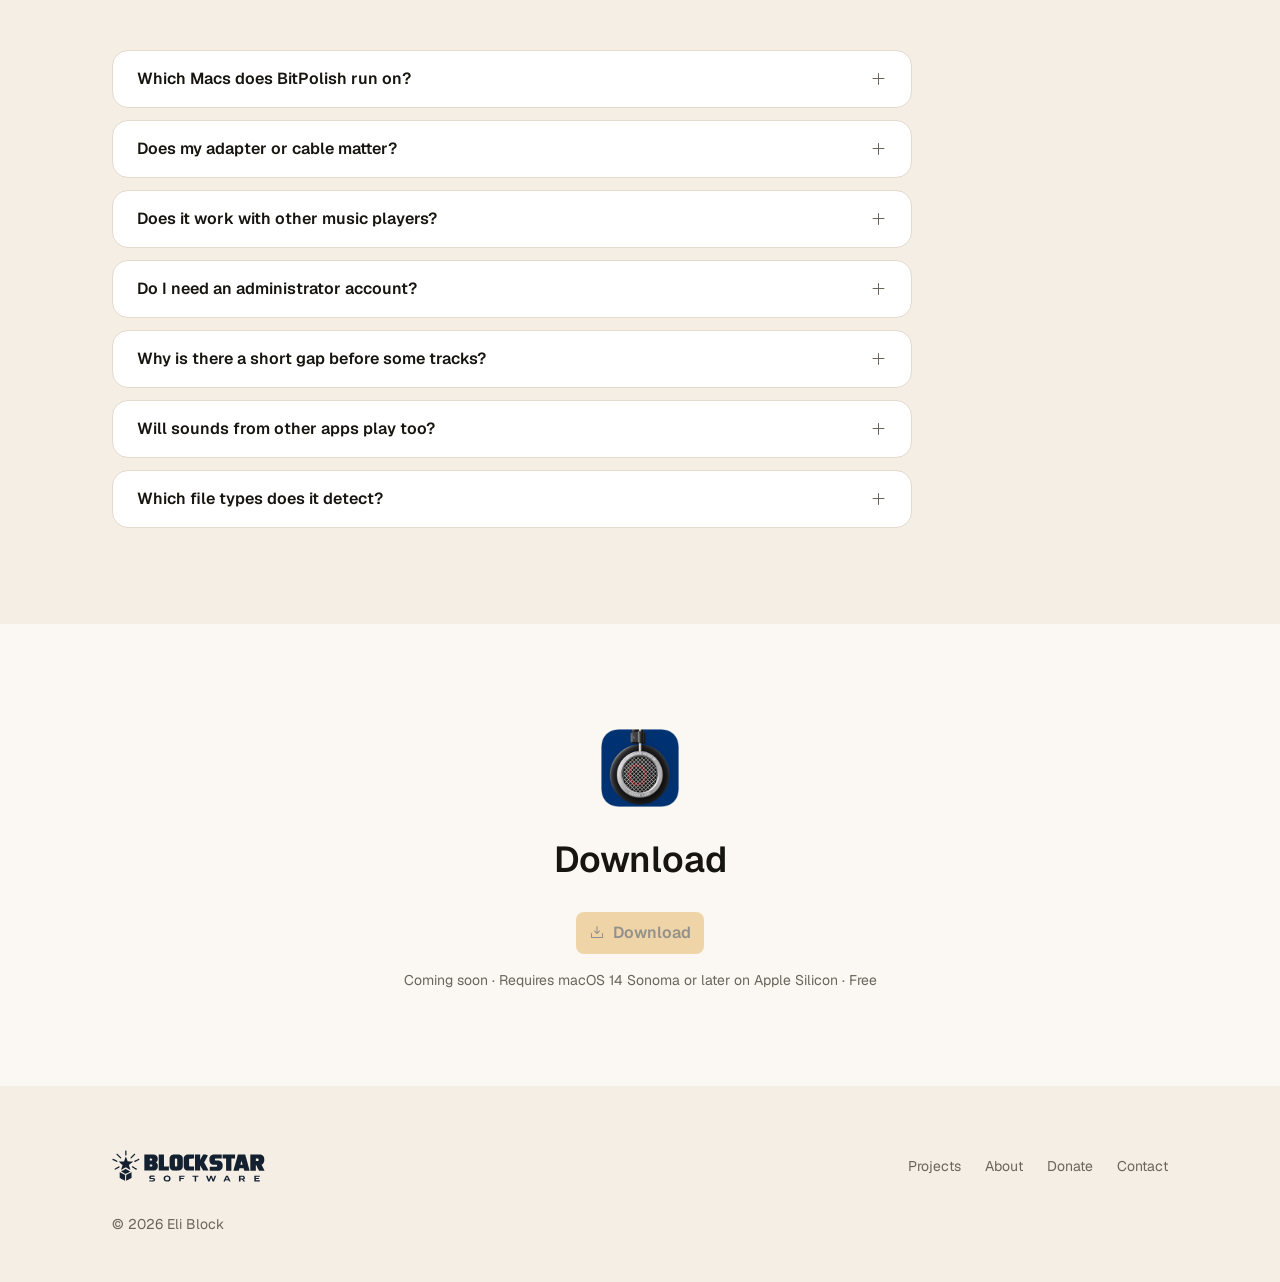
<file: projects/bitpolish/index.html>
<!doctype html>
<html lang="en">
<head>
<meta charset="utf-8">
<meta name="viewport" content="width=device-width, initial-scale=1">
<title>BitPolish · Blockstar Software</title>
<meta name="description" content="Bit-perfect playback for Apple Music and your local library, without switching players. Free and open source.">
<link rel="canonical" href="https://blockstarsoftware.com/projects/bitpolish/">
<meta property="og:url" content="https://blockstarsoftware.com/projects/bitpolish/">
<meta name="theme-color" content="#131209" media="(prefers-color-scheme: dark)">
<meta name="theme-color" content="#FBF8F3" media="(prefers-color-scheme: light)">
<meta property="og:type" content="website">
<meta property="og:site_name" content="Blockstar Software">
<meta property="og:title" content="BitPolish · Blockstar Software">
<meta property="og:description" content="Bit-perfect playback for Apple Music and your local library, without switching players. Free and open source.">
<meta property="og:image" content="https://blockstarsoftware.com/assets/social/card.png">
<meta property="og:image:width" content="1200">
<meta property="og:image:height" content="630">
<meta property="og:image:alt" content="Blockstar Software. Born from necessity. Built for the Mac. Free for everyone.">
<meta name="twitter:card" content="summary_large_image">
<link rel="icon" href="../../assets/brand/favicon.svg?v=6" type="image/svg+xml">
<link rel="preload" href="../../assets/fonts/Geist-Variable.woff2" as="font" type="font/woff2" crossorigin>
<link rel="stylesheet" href="../../assets/css/site.css?v=6">
<script defer src="https://cloud.umami.is/script.js" data-website-id="79929862-577c-49e4-ac42-705e05d6199a" data-domains="blockstarsoftware.com,www.blockstarsoftware.com" data-performance="true" data-errors="true"></script>
<script type="application/ld+json">{"@context": "https://schema.org", "@type": "FAQPage", "mainEntity": [{"@type": "Question", "name": "Which Macs does BitPolish run on?", "acceptedAnswer": {"@type": "Answer", "text": "A Mac with Apple Silicon and macOS 14 Sonoma or later."}}, {"@type": "Question", "name": "Does my adapter or cable matter?", "acceptedAnswer": {"@type": "Answer", "text": "A track arrives bit-perfect only if every link can carry it: the Mac, any adapter, the cable and the DAC's input."}}, {"@type": "Question", "name": "Does it work with other music players?", "acceptedAnswer": {"@type": "Answer", "text": "Apple Music only. Audirvana and Roon are great players that manage the DAC themselves. If you are happy in one of them, you do not need BitPolish."}}, {"@type": "Question", "name": "Do I need an administrator account?", "acceptedAnswer": {"@type": "Answer", "text": "An administrator account, to follow rates. On a standard account the bit-depth lock still works, and BitPolish says so."}}, {"@type": "Question", "name": "Why is there a short gap before some tracks?", "acceptedAnswer": {"@type": "Answer", "text": "In automatic mode, a track at a new rate begins after a short gap, and its first instant can be resampled. Manual mode avoids both."}}, {"@type": "Question", "name": "Will sounds from other apps play too?", "acceptedAnswer": {"@type": "Answer", "text": "Apple Music shares the output, so other apps' sounds mix in. Close other audio sources while you listen."}}, {"@type": "Question", "name": "Which file types does it detect?", "acceptedAnswer": {"@type": "Answer", "text": "AIFF and WAV files are not detected yet."}}]}</script>
</head>
<body>
<a class="skip" href="#main">Skip to content</a>
<header>
<nav class="nav" aria-label="Main">
  <a class="brand" href="../../" aria-label="Blockstar Software, home"><picture><source srcset="../../assets/brand/logo-compact-navy.svg?v=6" media="(prefers-color-scheme: light)"><img src="../../assets/brand/logo-compact-cream.svg?v=6" alt="Blockstar Software" width="157" height="32"></picture></a>
  <ul class="nav-links"><li><a href="../../projects/" aria-current="page">Projects</a></li><li><a href="../../about/">About</a></li><li><a href="../../donate/">Donate</a></li><li><a href="https://github.com/blockstarsoftware" data-umami-event="GitHub" data-umami-event-where="header">GitHub</a></li></ul>
  
  <button class="menu-toggle" type="button" aria-expanded="false" aria-controls="menu" aria-label="Menu"><span></span><span></span></button>
</nav>
<div class="menu-panel" id="menu" aria-hidden="true"><ul><li style="--i:0"><a href="../../projects/" aria-current="page">Projects</a></li><li style="--i:1"><a href="../../about/">About</a></li><li style="--i:2"><a href="../../donate/">Donate</a></li><li style="--i:3"><a href="https://github.com/blockstarsoftware" data-umami-event="GitHub" data-umami-event-where="menu">GitHub</a></li></ul></div>
</header>
<main id="main">

<section class="hero">
  <div class="wrap hero-grid">
    <div>
      <a class="back text-sm" href="../../projects/"><i class="ph ph-arrow-left" aria-hidden="true"></i>Projects</a>
      <div class="product-tag"><img src="../../assets/projects/bitpolish-512.png" alt="" width="48" height="48"><div><b>BitPolish</b><span class="text-sm muted">Native SwiftUI app</span></div></div>
      <h1 class="text-6xl grad">Bit-perfect playback <br>for Apple Music <br>and your local library.</h1>
      <p class="sub text-xl">Keep using Apple Music. BitPolish adds the one thing it cannot do: it sets your DAC to each track's sample rate, locks the bit depth, and puts everything back when you are done.</p>
      <div class="hero-cta"><button type="button" class="btn btn-primary" aria-disabled="true" title="Coming soon" data-umami-event="Download (not out yet)" data-umami-event-project="BitPolish" data-umami-event-where="top"><i class="ph ph-download-simple" aria-hidden="true"></i>Download</button></div>
      <p class="meta text-sm">Coming soon · Requires macOS 14 Sonoma or later on Apple Silicon · Free</p>    </div>
    <figure class="hero-art">
      <div class="card"><div class="inner skeleton"><picture><source srcset="../../assets/bitpolish/panel-light.png?v=6" media="(prefers-color-scheme: light)"><img src="../../assets/bitpolish/panel-dark.png?v=6" alt="The BitPolish panel with Bit-Perfect Listening on: a green Bit Perfect status, 96 kHz going to the DAC, a 24-bit 96 kHz source file and DAC format, the locked 24-bit depth, the Manually Prime DAC buttons and the output" width="320" height="491"></picture></div></div>
      <figcaption class="caption text-sm">The panel while a 24-bit, 96 kHz file plays: green Bit Perfect, 96 kHz to the DAC at 24-bit. When something in the chain cannot carry a track as it is, the status turns orange and says Resampled.</figcaption>
    </figure>
  </div>
</section>

<section class="section deep reveal" id="problem" aria-labelledby="problem-h">
  <div class="wrap split">
    <div class="intro">
      <p class="eyebrow text-sm">The problem</p>
      <h2 id="problem-h" class="text-4xl h2-xl">For Apple Music listeners with great hi-fi gear</h2>
      <p class="text-lg">You own your music: high-resolution files, 96 kHz, 192 kHz. You play them in Apple Music: your library, your playlists, one app. And you have great headphones or speakers, a great DAC and amp, a system built to deliver all the detail the recording has.</p>
      <p class="text-lg">There is only one problem. Apple Music does not offer bit-perfect playback of local high-resolution files. macOS runs your sound output at one standard setting, often 44.1 or 48 kHz at 16-bit, and that setting does not change when you play local music in Apple Music. macOS has no way to automatically switch to the higher rate and bit depth a track needs. So your 96 kHz and 192 kHz files, most of them 24-bit, are converted down to 16-bit and the standard rate before they reach your DAC, and the detail in your files never makes it there.</p>
      <p class="text-lg">Fortunately, there is BitPolish. You keep using Apple Music on your local files, and the music reaches your hardware the way the file was made, at its sample rate and its bit depth.</p>
    </div>
    <div class="card roomy sim" id="demo" aria-label="Interactive illustration of the BitPolish panel">
      <div class="seg-group" role="group" aria-label="Mode">
        <button class="seg" type="button" data-mode="without" aria-pressed="true">Without BitPolish</button>
        <button class="seg" type="button" data-mode="with" aria-pressed="false">With BitPolish</button>
      </div>
      <p class="sim-label text-sm">Track playing in Apple Music</p>
      <div class="chips"></div>
      <div class="sim-stage"><div class="mp" aria-hidden="true">
  <div class="mp-row"><span class="mp-title">Bit-Perfect Listening</span><span class="mp-toggle" data-toggle><span></span></span></div>
  <div class="mp-sep"></div>
  <div class="mp-sec">
    <div class="mp-line"><span class="mp-badge" data-badge>Bit Perfect</span><span class="mp-muted">Apple Music · Playing</span></div>
    <p class="mp-label">To DAC</p>
    <p class="mp-big"><span class="mp-num" data-num>96</span><span class="mp-unit">kHz</span></p>
    <div class="mp-fmt"><span class="mp-muted">Source File</span><span data-src>24-bit · 96 kHz</span><span class="mp-muted">DAC</span><span><span data-dac>24-bit · 96 kHz</span><i class="ph ph-info mp-i"></i></span></div>
    <div class="mp-note"><p>Reminder: keep Music and system volume at 100% for bit-perfect playback. Set your listening level on the DAC.</p><i class="ph ph-info mp-i"></i></div>
  </div>
  <div class="mp-sep"></div>
  <div class="mp-row mp-depth" data-dim><span>Bit depth locked at</span><b data-depth>24-bit</b><i class="ph ph-caret-up-down mp-i"></i><i class="ph ph-info mp-i"></i></div>
  <div class="mp-sep"></div>
  <div class="mp-sec mp-prime" data-dim>
    <div class="mp-line"><span class="mp-label">Manually Prime DAC <i class="ph ph-info mp-i"></i></span><span class="mp-small mp-muted">Pause Music to prime</span></div>
    <div class="mp-grid"><span class="mp-rate-btn" data-rate="44.1">44.1</span><span class="mp-rate-btn" data-rate="88.2">88.2</span><span class="mp-rate-btn" data-rate="176.4">176.4</span><span class="mp-rate-btn" data-rate="352.8">352.8</span><span class="mp-rate-btn" data-rate="705.6">705.6</span><span class="mp-rate-btn" data-rate="48">48</span><span class="mp-rate-btn" data-rate="96">96</span><span class="mp-rate-btn" data-rate="192">192</span><span class="mp-rate-btn" data-rate="384">384</span><span class="mp-rate-btn" data-rate="768">768</span></div>
  </div>
  <div class="mp-sep"></div>
  <div class="mp-row"><span class="mp-muted mp-out">Output</span><b class="mp-dev">HIFI USB AUDIO <i class="ph ph-caret-up-down"></i></b></div>
  <div class="mp-sep"></div>
  <div class="mp-row"><span>Quit BitPolish</span><span class="mp-small mp-muted">About</span></div>
</div></div>
      <p class="visually-hidden" role="status" data-live></p>
      <p class="sim-note text-xs">An illustration of the app, not the app itself.</p>
    </div>
  </div>
</section>

<section class="tagline-section" aria-label="What BitPolish does">
  <div class="wrap">
    <p class="tagline long"><span class="line">Nothing is resampled on the way,</span><span class="line">so the samples reaching your DAC</span><span class="line">are the samples in the file.</span></p>
  </div>
</section>

<section class="section reveal" id="how" aria-labelledby="how-h">
  <div class="wrap">
    <div class="intro">
      <p class="eyebrow text-sm">How it works</p>
      <h2 id="how-h" class="text-4xl h2-xl">What exactly does BitPolish do?</h2>
    </div>
    <div class="steps">
      <article class="card roomy step"><p class="n text-sm">1</p><h3 class="text-xl">Switch on Bit-Perfect Listening</h3><p>Turn your DAC or amp down first. Then set the Mac and Music to 100%, and set your listening level on the DAC.</p></article>
      <article class="card roomy step"><p class="n text-sm">2</p><h3 class="text-xl">Press play in Music</h3></article>
      <article class="card roomy step"><p class="n text-sm">3</p><h3 class="text-xl">BitPolish gets to work</h3><p>It has two modes.</p></article>
    </div>
    <div class="modes">
      <article class="card roomy mode">
        <h3 class="text-xl"><i class="ph ph-waveform" aria-hidden="true"></i>Automatic</h3>
        <p>BitPolish changes your DAC's sample rate on the fly. As each track starts, it sets the DAC to that track's rate, whatever the file is and your DAC supports, for Apple Lossless, AAC and MP3, and locks the bit depth at 24-bit by default, so 24-bit tracks stay 24-bit. A DAC that goes higher can be set to its maximum.</p>
      </article>
      <article class="card roomy mode">
        <h3 class="text-xl"><i class="ph ph-hand-pointing" aria-hidden="true"></i>Manual</h3>
        <p>Changing sample rate takes the DAC a moment, about a second on some hardware, so in automatic mode a track at a new rate begins after a short gap. If you know what plays next, <strong>Manually Prime DAC</strong> removes it. It is a row of rate buttons in BitPolish's panel: pause Music, click the rate of the track you are about to play (Get Info in Music shows each file's rate), then press play. The DAC switches while nothing is playing, so the track starts clean. You never have to use it. It is there for the tracks where the gap would bother you.</p>
      </article>
    </div>
  </div>
</section>

<section class="section deep reveal" id="details" aria-labelledby="details-h">
  <div class="wrap">
    <div class="intro">
      <p class="eyebrow text-sm">Details</p>
      <h2 id="details-h" class="text-4xl h2-xl">And the details that make it trustworthy</h2>
    </div>
    <div class="grid-6">
      <article class="card roomy benefit"><i class="ph ph-asterisk" aria-hidden="true"></i><h3 class="text-xl">Tells you the truth</h3><p>An asterisk beside the rate in the menu bar means playback is not bit-perfect right now, because the volume is below 100% or your DAC refuses the rate. Rates your DAC will not take are faded.</p></article>
      <article class="card roomy benefit"><i class="ph ph-arrow-counter-clockwise" aria-hidden="true"></i><h3 class="text-xl">Restores everything</h3><p>Before it touches your DAC, BitPolish saves its format. Switch off, quit, relaunch after a crash or replug the DAC, and it goes back exactly as it was. BitPolish never changes volume.</p></article>
      <article class="card roomy benefit"><i class="ph ph-speaker-simple-high" aria-hidden="true"></i><h3 class="text-xl">Never surprises your speakers</h3><p>If BitPolish moved your sound to the DAC, it stays there until you click Return, so nothing suddenly plays out loud.</p></article>
      <article class="card roomy benefit wide"><i class="ph ph-toggle-right" aria-hidden="true"></i><h3 class="text-xl">Leave it on, or not</h3><p>Open at login, keep Bit-Perfect Listening on and Show in Dock are one click away. By default it does none of them.</p></article>
      <article class="card roomy benefit wide"><i class="ph ph-arrows-clockwise" aria-hidden="true"></i><h3 class="text-xl">Stays current</h3><p>It checks for updates once a day while it is running, and nothing runs when it is not.</p></article>
    </div>
  </div>
</section>

<section class="section reveal" id="sessions" aria-labelledby="sessions-h">
  <div class="wrap">
    <div class="intro">
      <p class="eyebrow text-sm">Philosophy</p>
      <h2 id="sessions-h" class="text-4xl h2-xl">Built for listening sessions</h2>
      <p class="text-lg">You sit down with your music, switch BitPolish on, listen, and switch it off when you are done. Everything in the app follows from that.</p>
      <p class="text-lg">While it is on, it follows the music. Pause, and the DAC holds the last track's rate, so pressing play picks up right where you left off. When you switch it off, BitPolish steps aside and your DAC goes back to how it was.</p>
    </div>
    <div class="principles">
      <div><i class="ph ph-hand-palm" aria-hidden="true"></i><h3 class="text-xl">Asks for nothing.</h3><p>No permission prompts of any kind: no AppleScript, Accessibility, audio recording or Media Library access. It reads Music's own log, its track-change notifications and the system's open-file table.</p></div>
      <div><i class="ph ph-power" aria-hidden="true"></i><h3 class="text-xl">Hands off when off.</h3><p>While it is off, it reads and changes nothing.</p></div>
      <div><i class="ph ph-feather" aria-hidden="true"></i><h3 class="text-xl">Small on purpose.</h3><p>No Dock icon and no login item unless you choose them. Quit it and nothing stays behind.</p></div>
      <div><i class="ph ph-plugs-connected" aria-hidden="true"></i><h3 class="text-xl">External DACs only.</h3><p>Built-in output, Bluetooth, AirPlay and virtual devices are refused, because they cannot be bit-perfect.</p></div>
    </div>
  </div>
</section>

<section class="section deep reveal" id="faq" aria-labelledby="faq-h">
  <div class="wrap">
    <div class="intro">
      <p class="eyebrow text-sm">Questions</p>
      <h2 id="faq-h" class="text-4xl h2-xl">Requirements and limits</h2>
    </div>
    <div class="faq"><details><summary><span>Which Macs does BitPolish run on?</span><i class="ph ph-plus" aria-hidden="true"></i></summary><p>A Mac with Apple Silicon and macOS 14 Sonoma or later.</p></details><details><summary><span>Does my adapter or cable matter?</span><i class="ph ph-plus" aria-hidden="true"></i></summary><p>A track arrives bit-perfect only if every link can carry it: the Mac, any adapter, the cable and the DAC&#x27;s input.</p></details><details><summary><span>Does it work with other music players?</span><i class="ph ph-plus" aria-hidden="true"></i></summary><p>Apple Music only. Audirvana and Roon are great players that manage the DAC themselves. If you are happy in one of them, you do not need BitPolish.</p></details><details><summary><span>Do I need an administrator account?</span><i class="ph ph-plus" aria-hidden="true"></i></summary><p>An administrator account, to follow rates. On a standard account the bit-depth lock still works, and BitPolish says so.</p></details><details><summary><span>Why is there a short gap before some tracks?</span><i class="ph ph-plus" aria-hidden="true"></i></summary><p>In automatic mode, a track at a new rate begins after a short gap, and its first instant can be resampled. Manual mode avoids both.</p></details><details><summary><span>Will sounds from other apps play too?</span><i class="ph ph-plus" aria-hidden="true"></i></summary><p>Apple Music shares the output, so other apps&#x27; sounds mix in. Close other audio sources while you listen.</p></details><details><summary><span>Which file types does it detect?</span><i class="ph ph-plus" aria-hidden="true"></i></summary><p>AIFF and WAV files are not detected yet.</p></details></div>
  </div>
</section>

<section class="section final reveal" aria-labelledby="final-h">
  <div class="wrap">
    <img class="final-icon" src="../../assets/projects/bitpolish-512.png" alt="" width="96" height="96">
    <h2 id="final-h" class="text-4xl h2-xl">Download</h2>
    <div class="final-cta"><button type="button" class="btn btn-primary" aria-disabled="true" title="Coming soon" data-umami-event="Download (not out yet)" data-umami-event-project="BitPolish" data-umami-event-where="bottom"><i class="ph ph-download-simple" aria-hidden="true"></i>Download</button></div>
    <p class="text-sm">Coming soon · Requires macOS 14 Sonoma or later on Apple Silicon · Free</p>
  </div>
</section>
</main>
<footer class="footer">
  <div class="wrap">
    <div class="footer-grid">
      <a class="brand" href="../../" aria-label="Blockstar Software, home"><picture><source srcset="../../assets/brand/logo-compact-navy.svg?v=6" media="(prefers-color-scheme: light)"><img src="../../assets/brand/logo-compact-cream.svg?v=6" alt="Blockstar Software" width="157" height="32"></picture></a>
      <ul class="text-sm">
        <li><a href="../../projects/">Projects</a></li>
        <li><a href="../../about/">About</a></li>
        <li><a href="../../donate/">Donate</a></li>
        <li><a href="mailto:hello@blockstarsoftware.com" data-umami-event="Email" data-umami-event-where="footer">Contact</a></li>
      </ul>
    </div>
    <p class="copy text-sm">© 2026 Eli Block</p>
  </div>
</footer>
<script src="../../assets/js/site.js?v=6"></script>
</body>
</html>
</file>
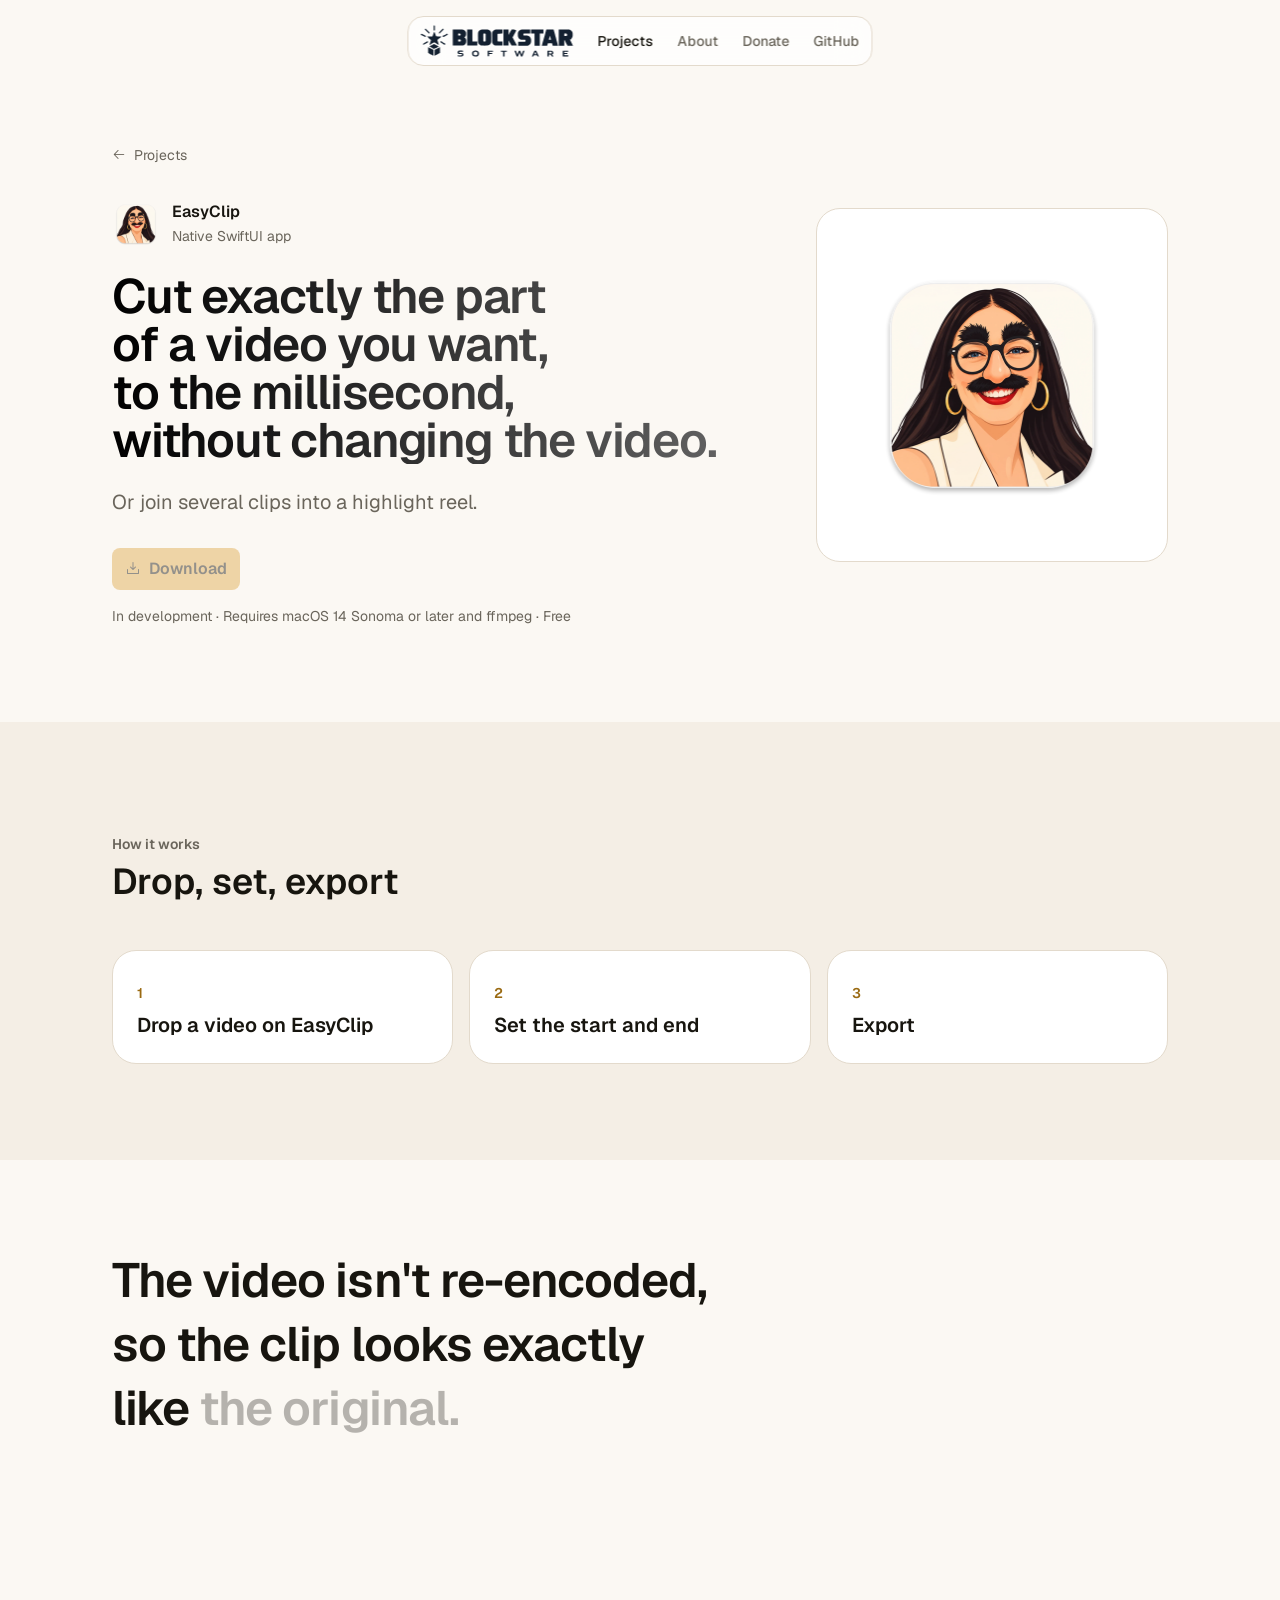
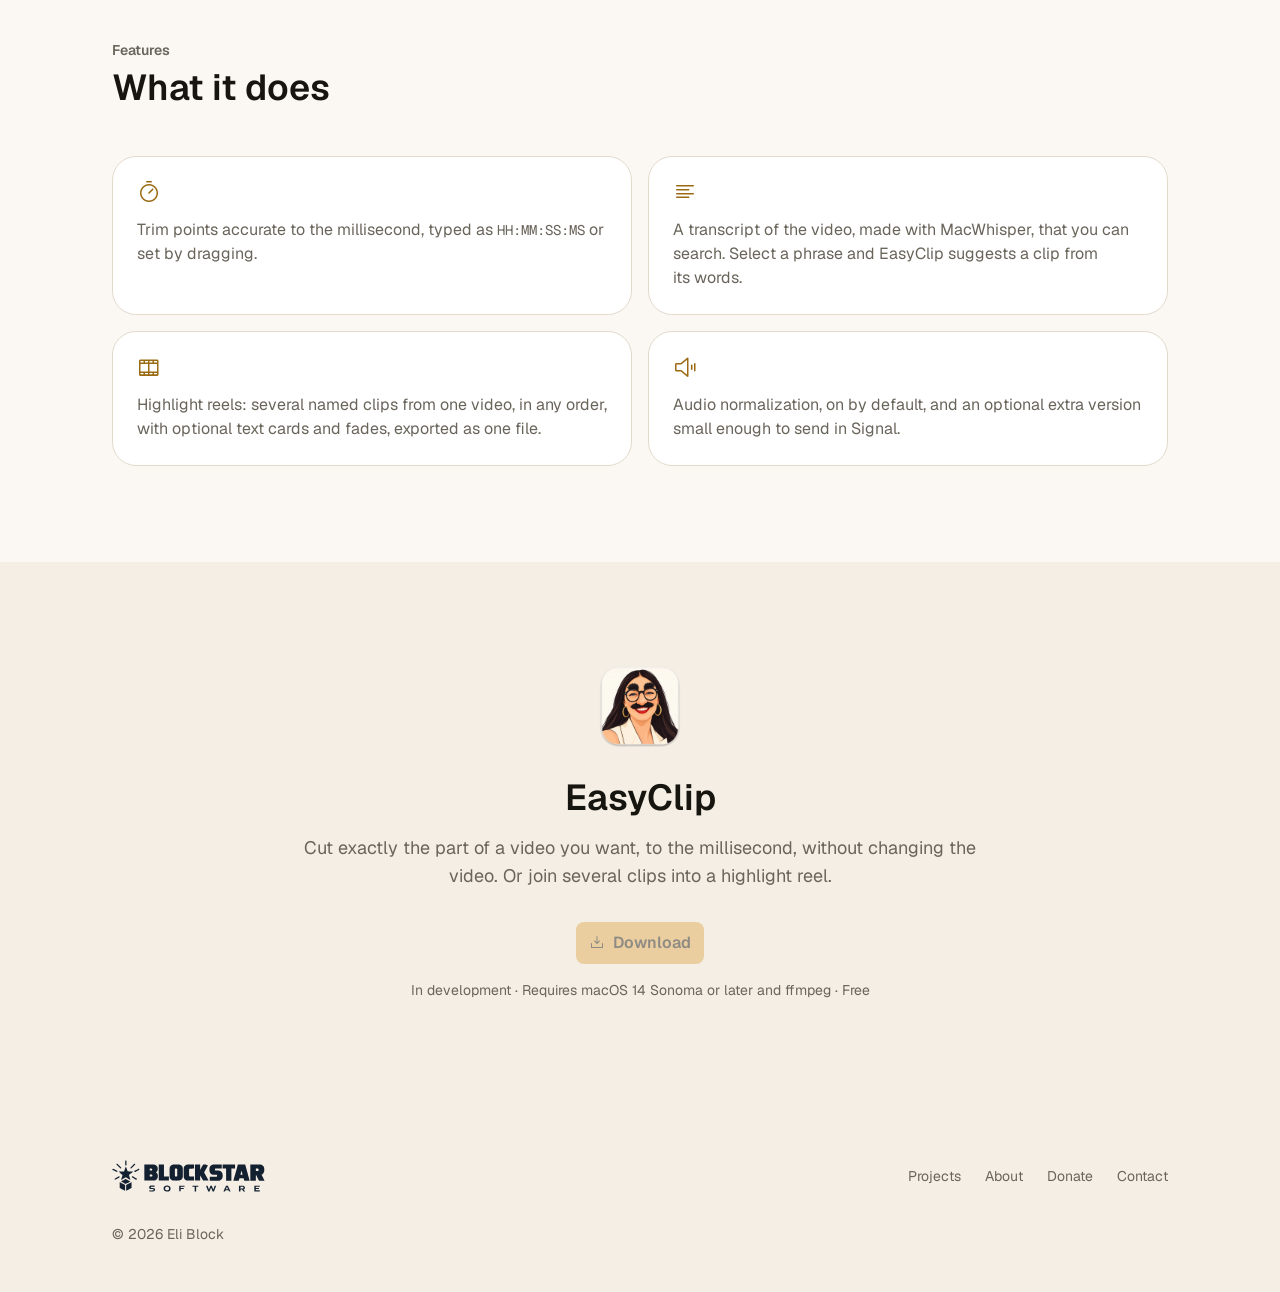
<file: projects/easyclip/index.html>
<!doctype html>
<html lang="en">
<head>
<meta charset="utf-8">
<meta name="viewport" content="width=device-width, initial-scale=1">
<title>EasyClip · Blockstar Software</title>
<meta name="description" content="Cut exactly the part of a video you want, to the millisecond, without changing the video. Free and open source.">
<link rel="canonical" href="https://blockstarsoftware.com/projects/easyclip/">
<meta property="og:url" content="https://blockstarsoftware.com/projects/easyclip/">
<meta name="theme-color" content="#131209" media="(prefers-color-scheme: dark)">
<meta name="theme-color" content="#FBF8F3" media="(prefers-color-scheme: light)">
<meta property="og:type" content="website">
<meta property="og:site_name" content="Blockstar Software">
<meta property="og:title" content="EasyClip · Blockstar Software">
<meta property="og:description" content="Cut exactly the part of a video you want, to the millisecond, without changing the video. Free and open source.">
<meta property="og:image" content="https://blockstarsoftware.com/assets/social/card.png">
<meta property="og:image:width" content="1200">
<meta property="og:image:height" content="630">
<meta property="og:image:alt" content="Blockstar Software. Born from necessity. Built for the Mac. Free for everyone.">
<meta name="twitter:card" content="summary_large_image">
<link rel="icon" href="../../assets/brand/favicon.svg?v=6" type="image/svg+xml">
<link rel="preload" href="../../assets/fonts/Geist-Variable.woff2" as="font" type="font/woff2" crossorigin>
<link rel="stylesheet" href="../../assets/css/site.css?v=6">
<script defer src="https://cloud.umami.is/script.js" data-website-id="79929862-577c-49e4-ac42-705e05d6199a" data-domains="blockstarsoftware.com,www.blockstarsoftware.com" data-performance="true" data-errors="true"></script>
</head>
<body>
<a class="skip" href="#main">Skip to content</a>
<header>
<nav class="nav" aria-label="Main">
  <a class="brand" href="../../" aria-label="Blockstar Software, home"><picture><source srcset="../../assets/brand/logo-compact-navy.svg?v=6" media="(prefers-color-scheme: light)"><img src="../../assets/brand/logo-compact-cream.svg?v=6" alt="Blockstar Software" width="157" height="32"></picture></a>
  <ul class="nav-links"><li><a href="../../projects/" aria-current="page">Projects</a></li><li><a href="../../about/">About</a></li><li><a href="../../donate/">Donate</a></li><li><a href="https://github.com/blockstarsoftware" data-umami-event="GitHub" data-umami-event-where="header">GitHub</a></li></ul>
  
  <button class="menu-toggle" type="button" aria-expanded="false" aria-controls="menu" aria-label="Menu"><span></span><span></span></button>
</nav>
<div class="menu-panel" id="menu" aria-hidden="true"><ul><li style="--i:0"><a href="../../projects/" aria-current="page">Projects</a></li><li style="--i:1"><a href="../../about/">About</a></li><li style="--i:2"><a href="../../donate/">Donate</a></li><li style="--i:3"><a href="https://github.com/blockstarsoftware" data-umami-event="GitHub" data-umami-event-where="menu">GitHub</a></li></ul></div>
</header>
<main id="main">

<section class="hero">
  <div class="wrap hero-grid">
    <div>
      <a class="back text-sm" href="../../projects/"><i class="ph ph-arrow-left" aria-hidden="true"></i>Projects</a>
      <div class="product-tag"><img src="../../assets/projects/easyclip-512.png" alt="" width="48" height="48"><div><b>EasyClip</b><span class="text-sm muted">Native SwiftUI app</span></div></div>
      <h1 class="text-5xl grad">Cut exactly the part <br>of a video you want, <br>to the millisecond, <br>without changing the video.</h1>
      <p class="sub text-xl">Or join several clips into a highlight reel.</p>
      <div class="hero-cta"><button type="button" class="btn btn-primary" aria-disabled="true" title="In development" data-umami-event="Download (not out yet)" data-umami-event-project="EasyClip" data-umami-event-where="top"><i class="ph ph-download-simple" aria-hidden="true"></i>Download</button></div>
      <p class="meta text-sm">In development · Requires macOS 14 Sonoma or later and ffmpeg · Free</p>
    </div>
    <div class="card icon-art hero-art"><img src="../../assets/projects/easyclip-512.png" alt="EasyClip icon" width="256" height="256"></div>
  </div>
</section>

<section class="section deep reveal" id="how" aria-labelledby="how-h">
  <div class="wrap">
    <div class="intro">
      <p class="eyebrow text-sm">How it works</p>
      <!-- NEW COPY: heading -->
      <h2 id="how-h" class="text-4xl h2-xl">Drop, set, export</h2>
    </div>
    <div class="steps">
      <article class="card roomy step"><p class="n text-sm">1</p><h3 class="text-xl">Drop a video on EasyClip</h3></article>
      <article class="card roomy step"><p class="n text-sm">2</p><h3 class="text-xl">Set the start and end</h3></article>
      <article class="card roomy step"><p class="n text-sm">3</p><h3 class="text-xl">Export</h3></article>
    </div>
  </div>
</section>

<section class="tagline-section" aria-label="What EasyClip promises">
  <div class="wrap">
    <p class="tagline "><span class="line">The video isn't re-encoded,</span><span class="line">so the clip looks exactly</span><span class="line">like the original.</span></p>
  </div>
</section>

<section class="section reveal" id="what" aria-labelledby="what-h">
  <div class="wrap">
    <div class="intro">
      <p class="eyebrow text-sm">Features</p>
      <h2 id="what-h" class="text-4xl h2-xl">What it does</h2>
    </div>
    <div class="grid-2">
      <article class="card roomy benefit"><i class="ph ph-timer" aria-hidden="true"></i><p>Trim points accurate to the millisecond, typed as <code>HH:MM:SS:MS</code> or set by dragging.</p></article>
      <article class="card roomy benefit"><i class="ph ph-text-align-left" aria-hidden="true"></i><p>A transcript of the video, made with MacWhisper, that you can search. Select a phrase and EasyClip suggests a clip from its words.</p></article>
      <article class="card roomy benefit"><i class="ph ph-film-strip" aria-hidden="true"></i><p>Highlight reels: several named clips from one video, in any order, with optional text cards and fades, exported as one file.</p></article>
      <article class="card roomy benefit"><i class="ph ph-speaker-simple-high" aria-hidden="true"></i><p>Audio normalization, on by default, and an optional extra version small enough to send in Signal.</p></article>
    </div>
  </div>
</section>

<section class="section final deep reveal" aria-labelledby="final-h">
  <div class="wrap">
    <img class="final-icon" src="../../assets/projects/easyclip-512.png" alt="" width="96" height="96">
    <h2 id="final-h" class="text-4xl h2-xl">EasyClip</h2>
    <p class="text-lg">Cut exactly the part of a video you want, to the millisecond, without changing the video. Or join several clips into a highlight reel.</p>
    <div class="final-cta"><button type="button" class="btn btn-primary" aria-disabled="true" title="In development" data-umami-event="Download (not out yet)" data-umami-event-project="EasyClip" data-umami-event-where="bottom"><i class="ph ph-download-simple" aria-hidden="true"></i>Download</button></div>
    <p class="text-sm">In development · Requires macOS 14 Sonoma or later and ffmpeg · Free</p>
  </div>
</section>
</main>
<footer class="footer">
  <div class="wrap">
    <div class="footer-grid">
      <a class="brand" href="../../" aria-label="Blockstar Software, home"><picture><source srcset="../../assets/brand/logo-compact-navy.svg?v=6" media="(prefers-color-scheme: light)"><img src="../../assets/brand/logo-compact-cream.svg?v=6" alt="Blockstar Software" width="157" height="32"></picture></a>
      <ul class="text-sm">
        <li><a href="../../projects/">Projects</a></li>
        <li><a href="../../about/">About</a></li>
        <li><a href="../../donate/">Donate</a></li>
        <li><a href="mailto:hello@blockstarsoftware.com" data-umami-event="Email" data-umami-event-where="footer">Contact</a></li>
      </ul>
    </div>
    <p class="copy text-sm">© 2026 Eli Block</p>
  </div>
</footer>
<script src="../../assets/js/site.js?v=6"></script>
</body>
</html>
</file>
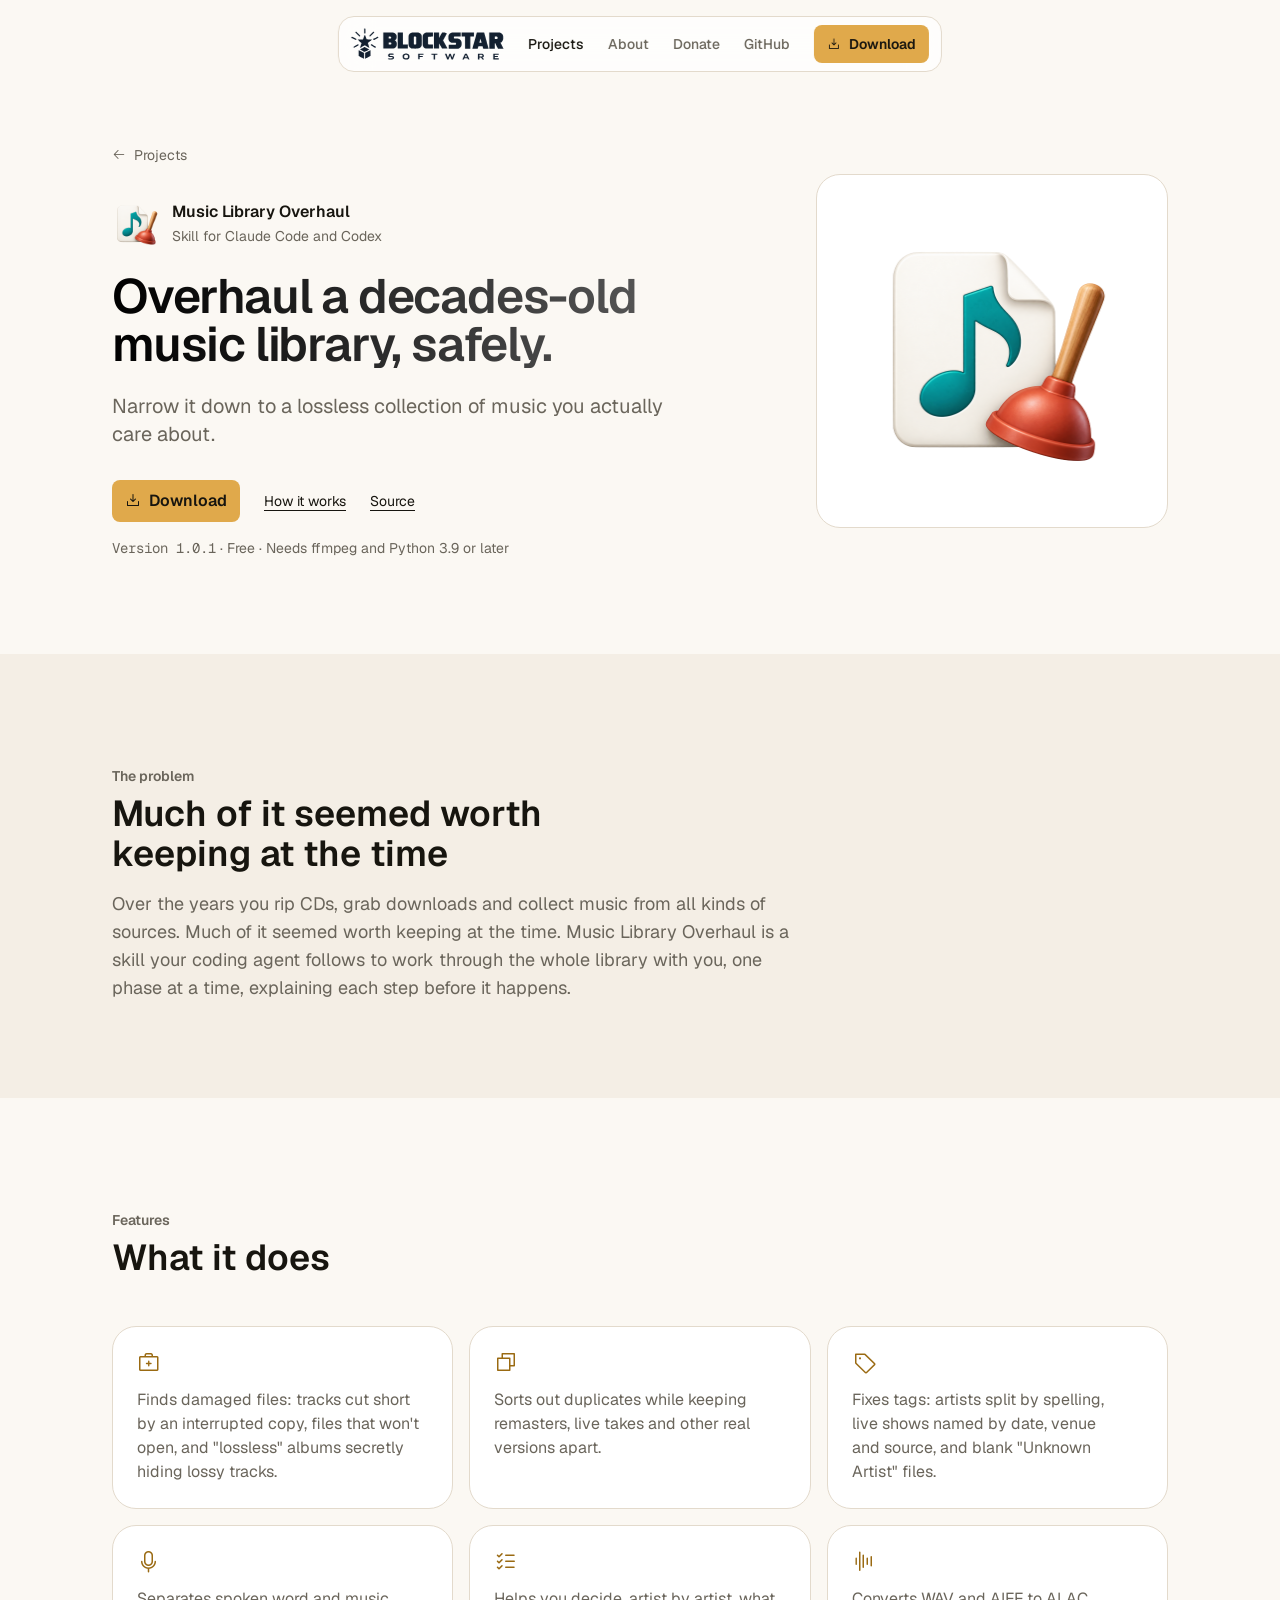
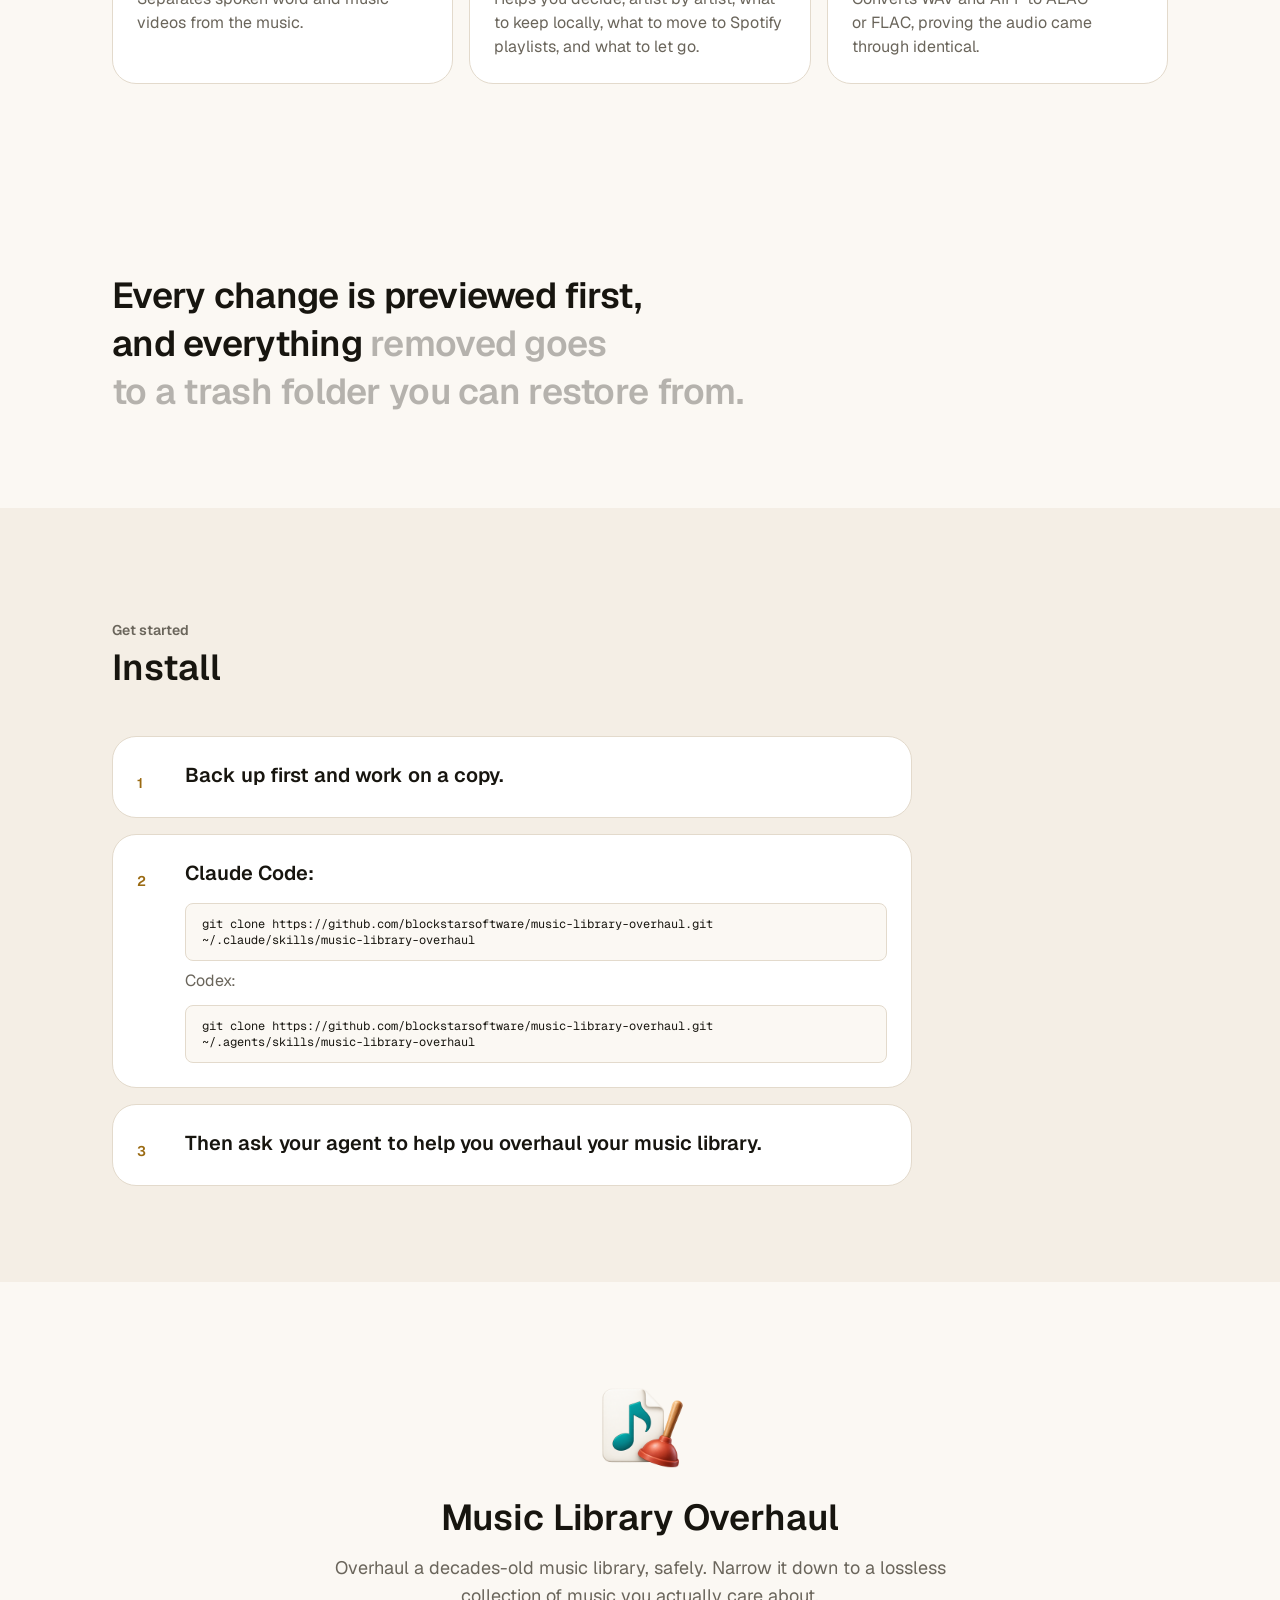
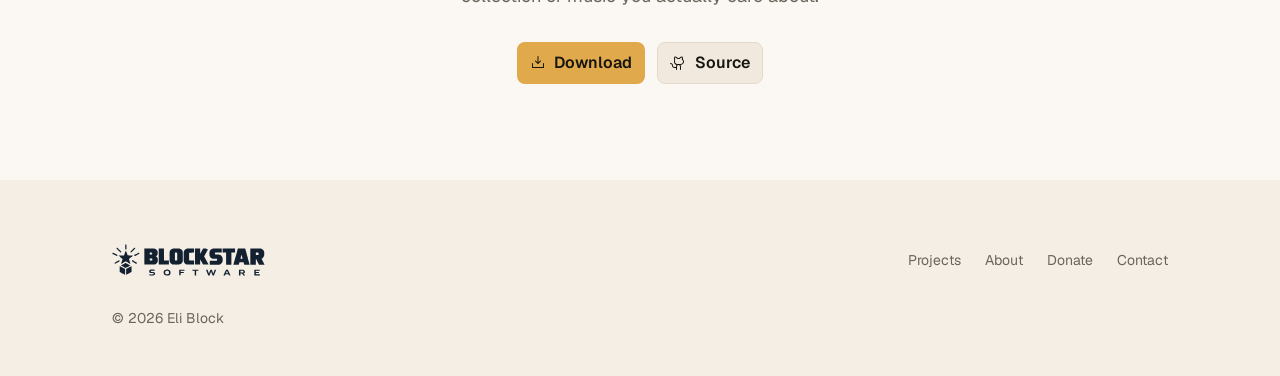
<file: projects/music-library-overhaul/index.html>
<!doctype html>
<html lang="en">
<head>
<meta charset="utf-8">
<meta name="viewport" content="width=device-width, initial-scale=1">
<title>Music Library Overhaul · Blockstar Software</title>
<meta name="description" content="A skill for Claude Code and Codex that overhauls a decades-old music library into a lossless collection you care about.">
<link rel="canonical" href="https://blockstarsoftware.com/projects/music-library-overhaul/">
<meta property="og:url" content="https://blockstarsoftware.com/projects/music-library-overhaul/">
<meta name="theme-color" content="#131209" media="(prefers-color-scheme: dark)">
<meta name="theme-color" content="#FBF8F3" media="(prefers-color-scheme: light)">
<meta property="og:type" content="website">
<meta property="og:site_name" content="Blockstar Software">
<meta property="og:title" content="Music Library Overhaul · Blockstar Software">
<meta property="og:description" content="A skill for Claude Code and Codex that overhauls a decades-old music library into a lossless collection you care about.">
<meta property="og:image" content="https://blockstarsoftware.com/assets/social/card.png">
<meta property="og:image:width" content="1200">
<meta property="og:image:height" content="630">
<meta property="og:image:alt" content="Blockstar Software. Born from necessity. Built for the Mac. Free for everyone.">
<meta name="twitter:card" content="summary_large_image">
<link rel="icon" href="../../assets/brand/favicon.svg?v=6" type="image/svg+xml">
<link rel="preload" href="../../assets/fonts/Geist-Variable.woff2" as="font" type="font/woff2" crossorigin>
<link rel="stylesheet" href="../../assets/css/site.css?v=6">
<script defer src="https://cloud.umami.is/script.js" data-website-id="79929862-577c-49e4-ac42-705e05d6199a" data-domains="blockstarsoftware.com,www.blockstarsoftware.com" data-performance="true" data-errors="true"></script>
</head>
<body>
<a class="skip" href="#main">Skip to content</a>
<header>
<nav class="nav" aria-label="Main">
  <a class="brand" href="../../" aria-label="Blockstar Software, home"><picture><source srcset="../../assets/brand/logo-compact-navy.svg?v=6" media="(prefers-color-scheme: light)"><img src="../../assets/brand/logo-compact-cream.svg?v=6" alt="Blockstar Software" width="157" height="32"></picture></a>
  <ul class="nav-links"><li><a href="../../projects/" aria-current="page">Projects</a></li><li><a href="../../about/">About</a></li><li><a href="../../donate/">Donate</a></li><li><a href="https://github.com/blockstarsoftware" data-umami-event="GitHub" data-umami-event-where="header">GitHub</a></li></ul>
  <a class="btn btn-primary btn-sm" href="https://github.com/blockstarsoftware/music-library-overhaul/releases/latest" data-umami-event="Download" data-umami-event-project="Music Library Overhaul" data-umami-event-where="header"><i class="ph ph-download-simple" aria-hidden="true"></i>Download</a>
  <button class="menu-toggle" type="button" aria-expanded="false" aria-controls="menu" aria-label="Menu"><span></span><span></span></button>
</nav>
<div class="menu-panel" id="menu" aria-hidden="true"><ul><li style="--i:0"><a href="../../projects/" aria-current="page">Projects</a></li><li style="--i:1"><a href="../../about/">About</a></li><li style="--i:2"><a href="../../donate/">Donate</a></li><li style="--i:3"><a href="https://github.com/blockstarsoftware" data-umami-event="GitHub" data-umami-event-where="menu">GitHub</a></li><li style="--i:4"><a class="btn btn-primary" href="https://github.com/blockstarsoftware/music-library-overhaul/releases/latest" data-umami-event="Download" data-umami-event-project="Music Library Overhaul" data-umami-event-where="menu">Download</a></li></ul></div>
</header>
<main id="main">

<section class="hero">
  <div class="wrap hero-grid">
    <div>
      <a class="back text-sm" href="../../projects/"><i class="ph ph-arrow-left" aria-hidden="true"></i>Projects</a>
      <div class="product-tag"><img src="../../assets/projects/music-library-overhaul-512.png" alt="" width="48" height="48"><div><b>Music Library Overhaul</b><span class="text-sm muted">Skill for Claude Code and Codex</span></div></div>
      <h1 class="text-5xl grad">Overhaul a decades-old <br>music library, safely.</h1>
      <p class="sub text-xl">Narrow it down to a lossless collection of music you actually care about.</p>
      <div class="hero-cta"><a class="btn btn-primary" href="https://github.com/blockstarsoftware/music-library-overhaul/releases/latest" data-umami-event="Download" data-umami-event-project="Music Library Overhaul" data-umami-event-where="top"><i class="ph ph-download-simple" aria-hidden="true"></i>Download</a><a class="link text-sm" href="https://github.com/blockstarsoftware/music-library-overhaul/blob/main/HOW-IT-WORKS.md" data-umami-event="How it works" data-umami-event-project="Music Library Overhaul">How it works</a><a class="link text-sm" href="https://github.com/blockstarsoftware/music-library-overhaul" data-umami-event="Source" data-umami-event-project="Music Library Overhaul">Source</a></div>
      <p class="meta text-sm"><span class="mono">Version 1.0.1</span> · Free · Needs ffmpeg and Python 3.9 or later</p>
    </div>
    <div class="card icon-art hero-art"><img src="../../assets/projects/music-library-overhaul-512.png" alt="Music Library Overhaul icon" width="256" height="256"></div>
  </div>
</section>

<section class="section deep reveal" id="problem" aria-labelledby="problem-h">
  <div class="wrap">
    <div class="intro">
      <p class="eyebrow text-sm">The problem</p>
      <h2 id="problem-h" class="text-4xl h2-xl">Much of it seemed worth keeping at the time</h2>
      <p class="text-lg">Over the years you rip CDs, grab downloads and collect music from all kinds of sources. Much of it seemed worth keeping at the time. Music Library Overhaul is a skill your coding agent follows to work through the whole library with you, one phase at a time, explaining each step before it happens.</p>
    </div>
  </div>
</section>

<section class="section reveal" id="what" aria-labelledby="what-h">
  <div class="wrap">
    <div class="intro">
      <p class="eyebrow text-sm">Features</p>
      <h2 id="what-h" class="text-4xl h2-xl">What it does</h2>
    </div>
    <div class="grid-3">
      <article class="card roomy benefit"><i class="ph ph-first-aid-kit" aria-hidden="true"></i><p>Finds damaged files: tracks cut short by an interrupted copy, files that won't open, and "lossless" albums secretly hiding lossy tracks.</p></article>
      <article class="card roomy benefit"><i class="ph ph-copy" aria-hidden="true"></i><p>Sorts out duplicates while keeping remasters, live takes and other real versions apart.</p></article>
      <article class="card roomy benefit"><i class="ph ph-tag" aria-hidden="true"></i><p>Fixes tags: artists split by spelling, live shows named by date, venue and source, and blank "Unknown Artist" files.</p></article>
      <article class="card roomy benefit"><i class="ph ph-microphone" aria-hidden="true"></i><p>Separates spoken word and music videos from the music.</p></article>
      <article class="card roomy benefit"><i class="ph ph-list-checks" aria-hidden="true"></i><p>Helps you decide, artist by artist, what to keep locally, what to move to Spotify playlists, and what to let go.</p></article>
      <article class="card roomy benefit"><i class="ph ph-waveform" aria-hidden="true"></i><p>Converts WAV and AIFF to ALAC or FLAC, proving the audio came through identical.</p></article>
    </div>
  </div>
</section>

<section class="tagline-section" aria-label="How changes are handled">
  <div class="wrap">
    <p class="tagline long"><span class="line">Every change is previewed first,</span><span class="line">and everything removed goes</span><span class="line">to a trash folder you can restore from.</span></p>
  </div>
</section>

<section class="section deep reveal" id="install" aria-labelledby="install-h">
  <div class="wrap">
    <div class="intro">
      <p class="eyebrow text-sm">Get started</p>
      <h2 id="install-h" class="text-4xl h2-xl">Install</h2>
    </div>
    <div class="steps stack">
      <article class="card roomy step"><p class="n text-sm">1</p><h3 class="text-xl">Back up first and work on a copy.</h3></article>
      <article class="card roomy step"><p class="n text-sm">2</p><h3 class="text-xl">Claude Code:</h3><pre><code>git clone https://github.com/blockstarsoftware/music-library-overhaul.git ~/.claude/skills/music-library-overhaul</code></pre><p>Codex:</p><pre><code>git clone https://github.com/blockstarsoftware/music-library-overhaul.git ~/.agents/skills/music-library-overhaul</code></pre></article>
      <article class="card roomy step"><p class="n text-sm">3</p><h3 class="text-xl">Then ask your agent to help you overhaul your music library.</h3></article>
    </div>
  </div>
</section>

<section class="section final reveal" aria-labelledby="final-h">
  <div class="wrap">
    <img class="final-icon" src="../../assets/projects/music-library-overhaul-512.png" alt="" width="96" height="96">
    <h2 id="final-h" class="text-4xl h2-xl">Music Library Overhaul</h2>
    <p class="text-lg">Overhaul a decades-old music library, safely. Narrow it down to a lossless collection of music you actually care about.</p>
    <div class="final-cta"><a class="btn btn-primary" href="https://github.com/blockstarsoftware/music-library-overhaul/releases/latest" data-umami-event="Download" data-umami-event-project="Music Library Overhaul" data-umami-event-where="bottom"><i class="ph ph-download-simple" aria-hidden="true"></i>Download</a><a class="btn btn-secondary" href="https://github.com/blockstarsoftware/music-library-overhaul" data-umami-event="Source" data-umami-event-project="Music Library Overhaul"><i class="ph ph-github-logo" aria-hidden="true"></i>Source</a></div>
  </div>
</section>
</main>
<footer class="footer">
  <div class="wrap">
    <div class="footer-grid">
      <a class="brand" href="../../" aria-label="Blockstar Software, home"><picture><source srcset="../../assets/brand/logo-compact-navy.svg?v=6" media="(prefers-color-scheme: light)"><img src="../../assets/brand/logo-compact-cream.svg?v=6" alt="Blockstar Software" width="157" height="32"></picture></a>
      <ul class="text-sm">
        <li><a href="../../projects/">Projects</a></li>
        <li><a href="../../about/">About</a></li>
        <li><a href="../../donate/">Donate</a></li>
        <li><a href="mailto:hello@blockstarsoftware.com" data-umami-event="Email" data-umami-event-where="footer">Contact</a></li>
      </ul>
    </div>
    <p class="copy text-sm">© 2026 Eli Block</p>
  </div>
</footer>
<script src="../../assets/js/site.js?v=6"></script>
</body>
</html>
</file>
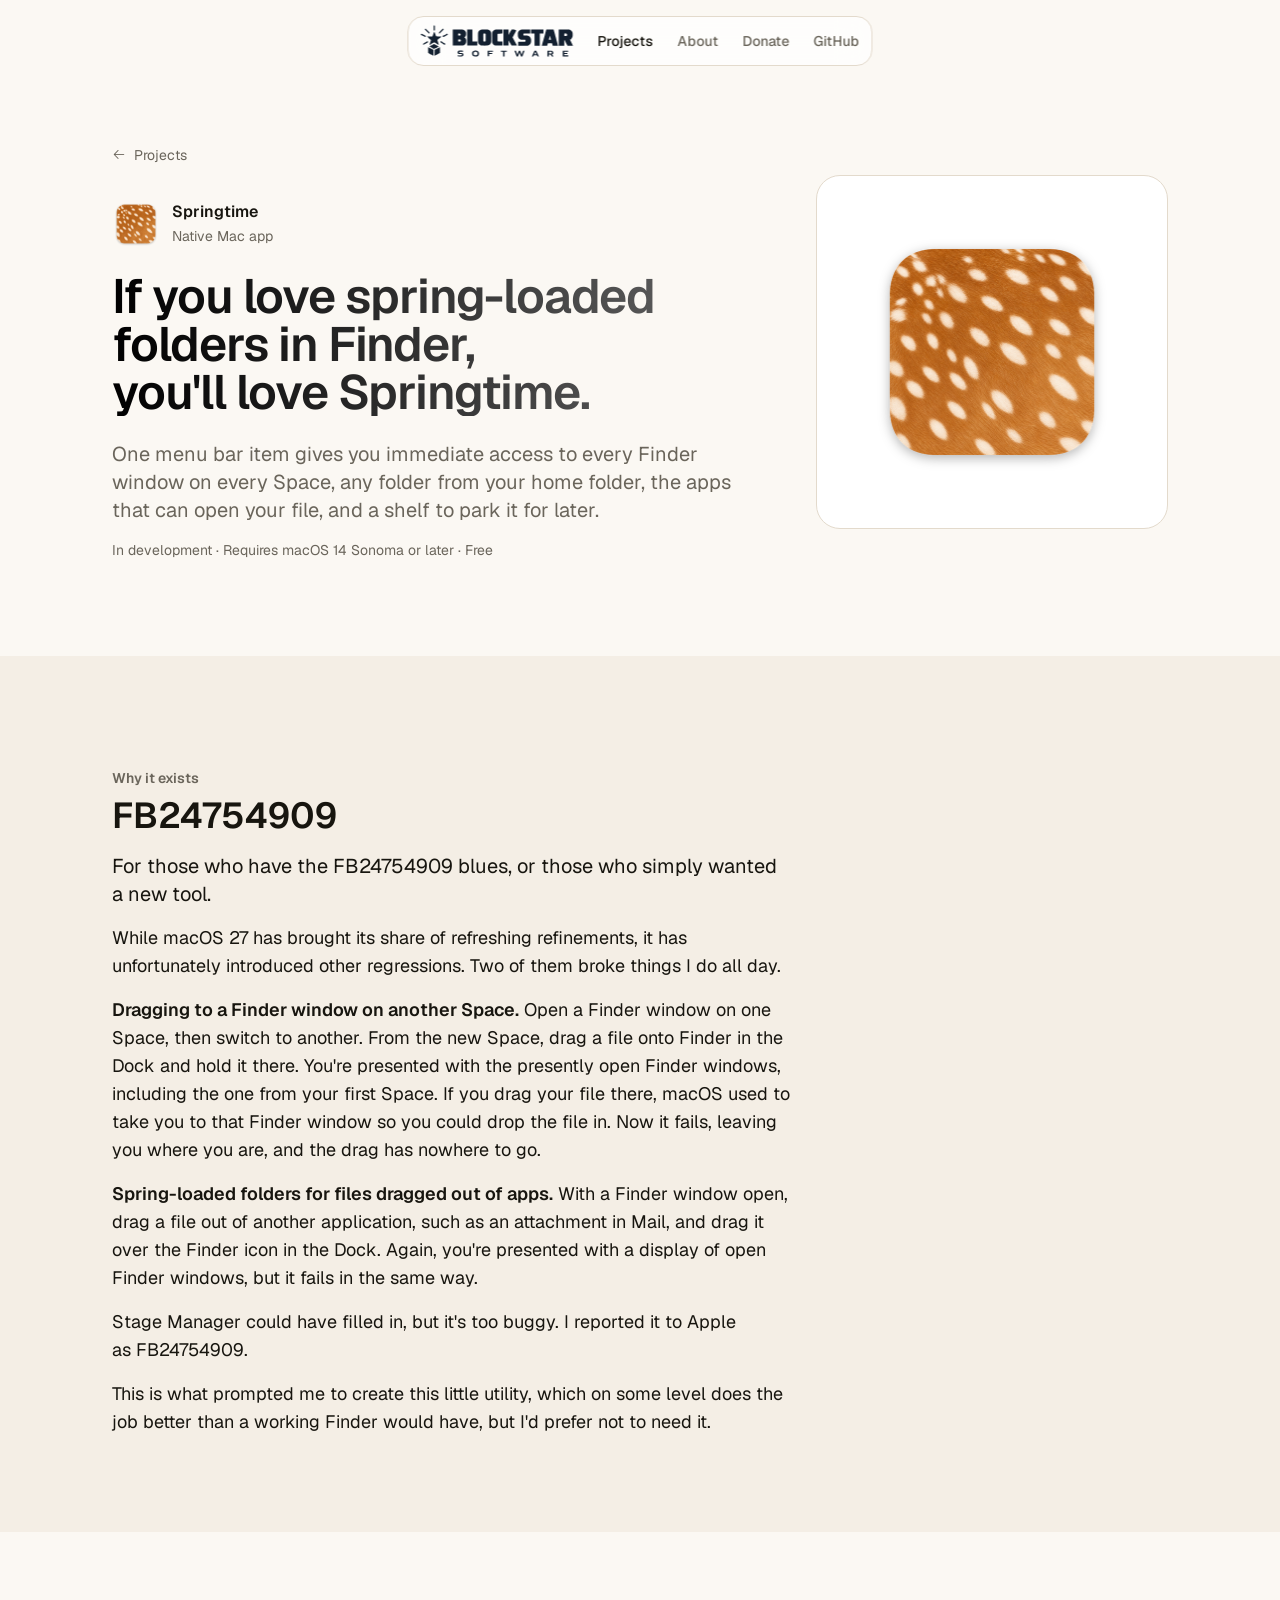
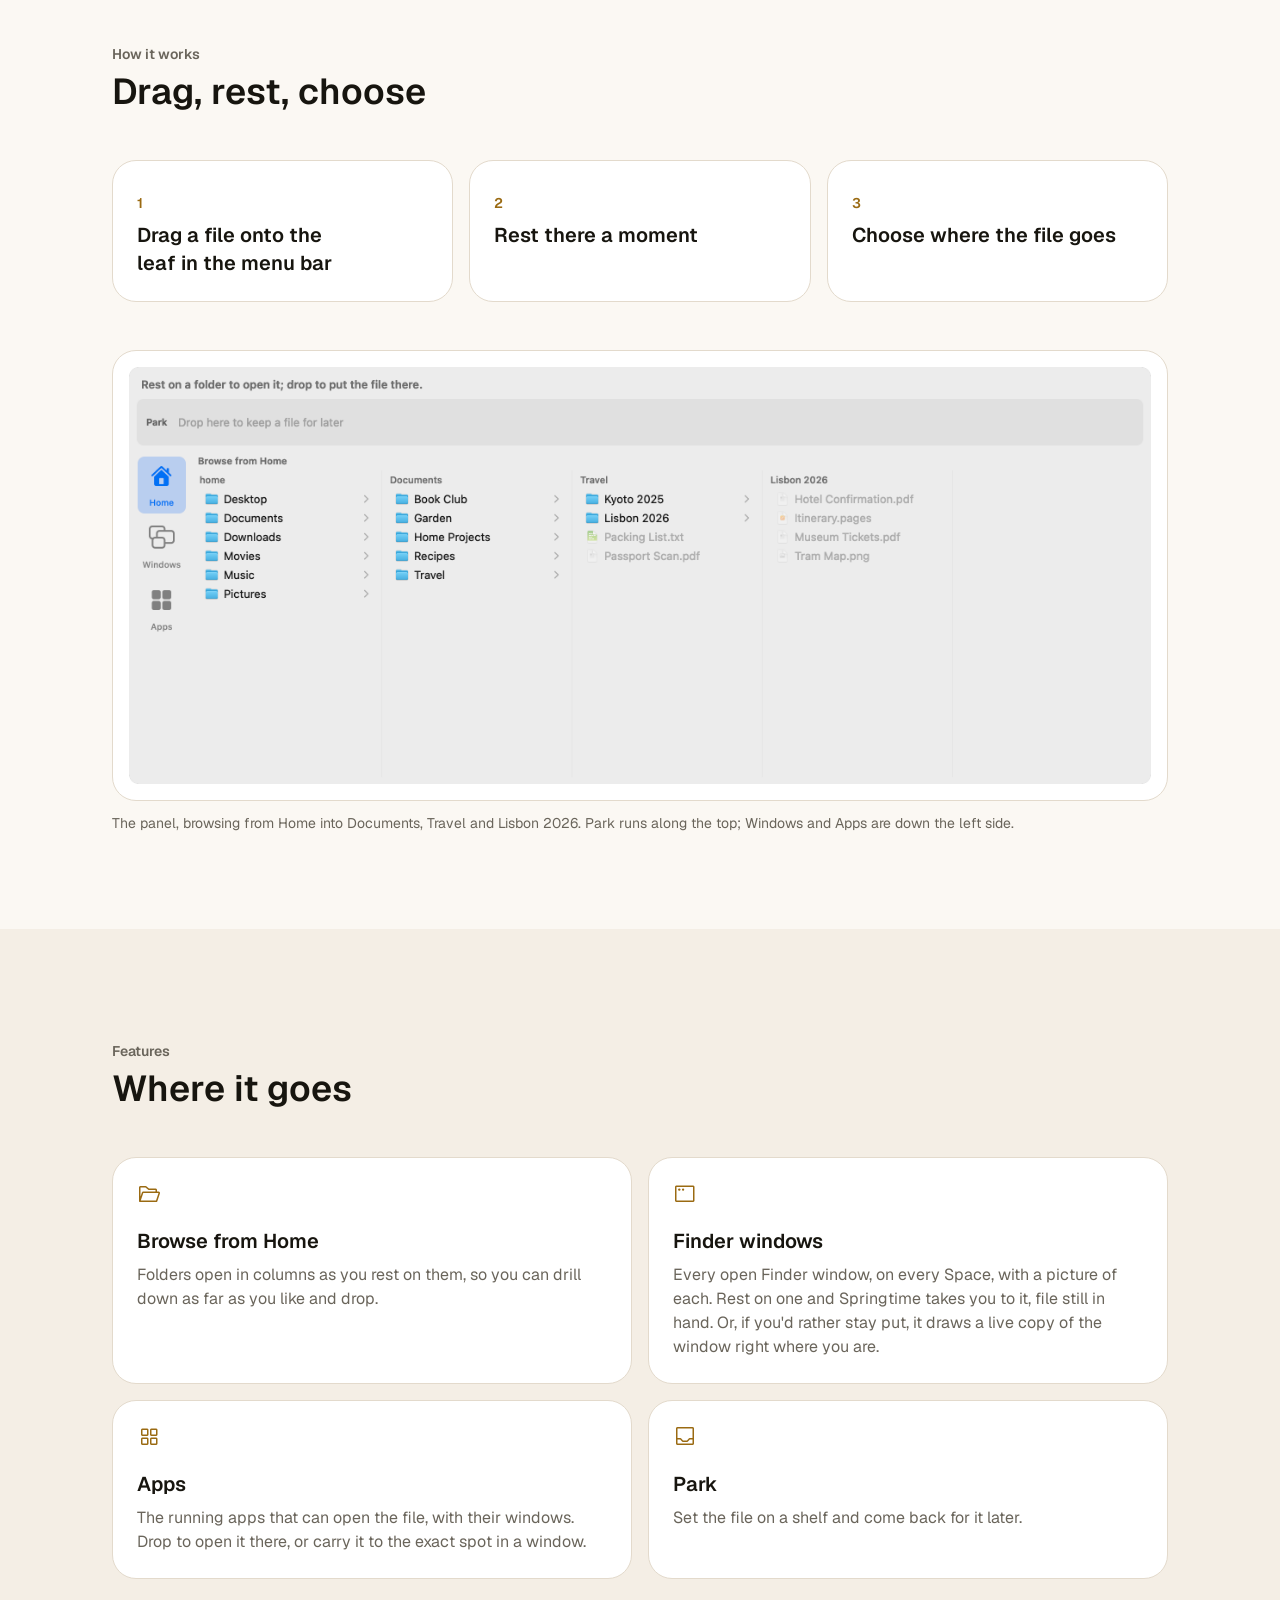
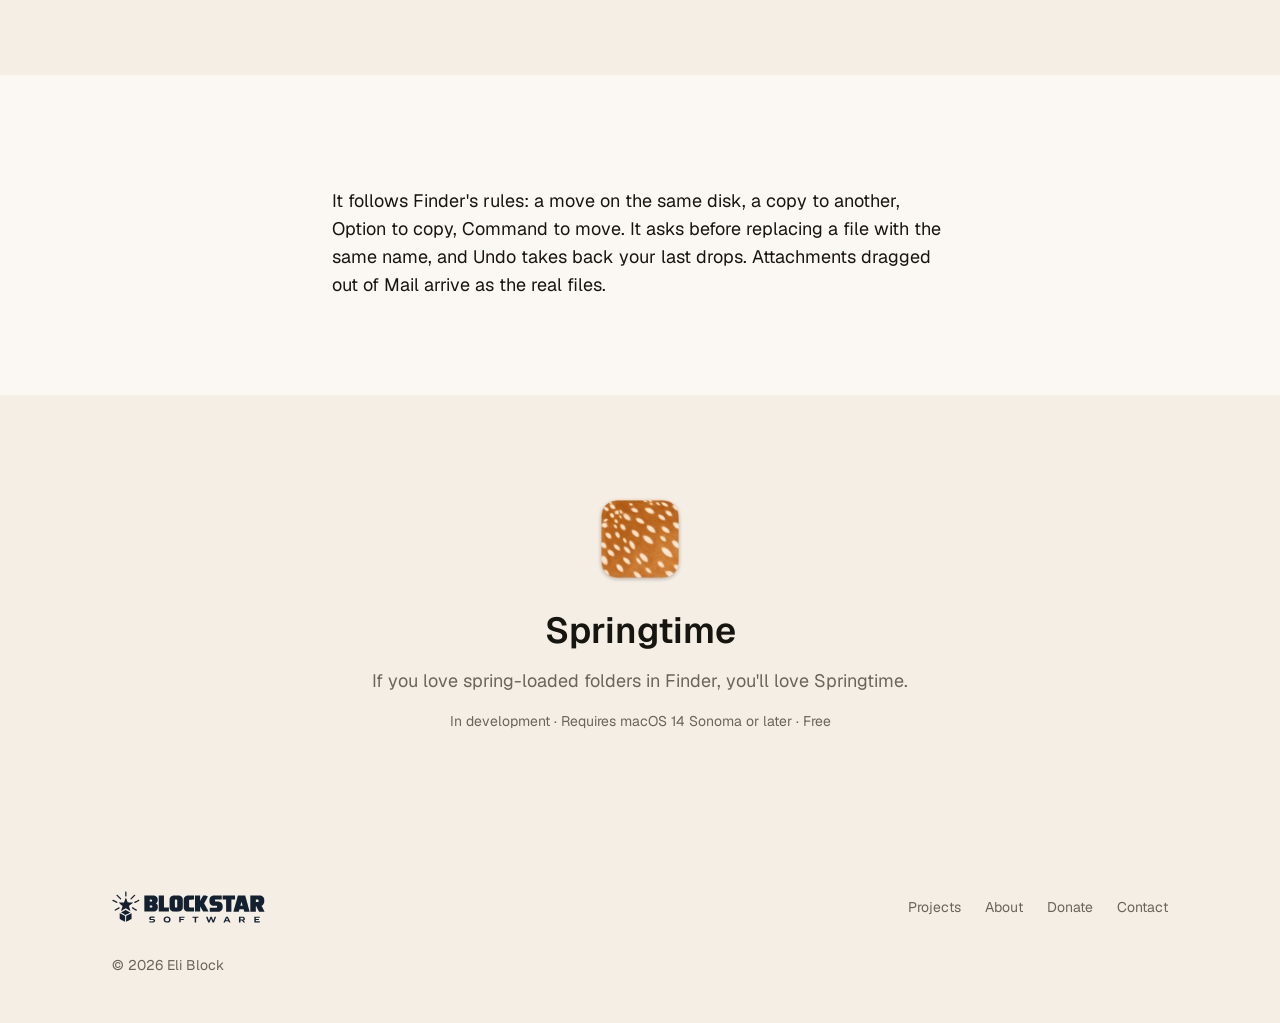
<file: projects/springtime/index.html>
<!doctype html>
<html lang="en">
<head>
<meta charset="utf-8">
<meta name="viewport" content="width=device-width, initial-scale=1">
<title>Springtime · Blockstar Software</title>
<meta name="description" content="If you love spring-loaded folders in Finder, you&#x27;ll love Springtime. One menu bar item reaches every Finder window on every Space. Free for the Mac.">
<link rel="canonical" href="https://blockstarsoftware.com/projects/springtime/">
<meta property="og:url" content="https://blockstarsoftware.com/projects/springtime/">
<meta name="theme-color" content="#131209" media="(prefers-color-scheme: dark)">
<meta name="theme-color" content="#FBF8F3" media="(prefers-color-scheme: light)">
<meta property="og:type" content="website">
<meta property="og:site_name" content="Blockstar Software">
<meta property="og:title" content="Springtime · Blockstar Software">
<meta property="og:description" content="If you love spring-loaded folders in Finder, you&#x27;ll love Springtime. One menu bar item reaches every Finder window on every Space. Free for the Mac.">
<meta property="og:image" content="https://blockstarsoftware.com/assets/social/card.png">
<meta property="og:image:width" content="1200">
<meta property="og:image:height" content="630">
<meta property="og:image:alt" content="Blockstar Software. Born from necessity. Built for the Mac. Free for everyone.">
<meta name="twitter:card" content="summary_large_image">
<link rel="icon" href="../../assets/brand/favicon.svg?v=6" type="image/svg+xml">
<link rel="preload" href="../../assets/fonts/Geist-Variable.woff2" as="font" type="font/woff2" crossorigin>
<link rel="stylesheet" href="../../assets/css/site.css?v=6">
<script defer src="https://cloud.umami.is/script.js" data-website-id="79929862-577c-49e4-ac42-705e05d6199a" data-domains="blockstarsoftware.com,www.blockstarsoftware.com" data-performance="true" data-errors="true"></script>
</head>
<body>
<a class="skip" href="#main">Skip to content</a>
<header>
<nav class="nav" aria-label="Main">
  <a class="brand" href="../../" aria-label="Blockstar Software, home"><picture><source srcset="../../assets/brand/logo-compact-navy.svg?v=6" media="(prefers-color-scheme: light)"><img src="../../assets/brand/logo-compact-cream.svg?v=6" alt="Blockstar Software" width="157" height="32"></picture></a>
  <ul class="nav-links"><li><a href="../../projects/" aria-current="page">Projects</a></li><li><a href="../../about/">About</a></li><li><a href="../../donate/">Donate</a></li><li><a href="https://github.com/blockstarsoftware" data-umami-event="GitHub" data-umami-event-where="header">GitHub</a></li></ul>
  
  <button class="menu-toggle" type="button" aria-expanded="false" aria-controls="menu" aria-label="Menu"><span></span><span></span></button>
</nav>
<div class="menu-panel" id="menu" aria-hidden="true"><ul><li style="--i:0"><a href="../../projects/" aria-current="page">Projects</a></li><li style="--i:1"><a href="../../about/">About</a></li><li style="--i:2"><a href="../../donate/">Donate</a></li><li style="--i:3"><a href="https://github.com/blockstarsoftware" data-umami-event="GitHub" data-umami-event-where="menu">GitHub</a></li></ul></div>
</header>
<main id="main">

<section class="hero">
  <div class="wrap hero-grid">
    <div>
      <a class="back text-sm" href="../../projects/"><i class="ph ph-arrow-left" aria-hidden="true"></i>Projects</a>
      <div class="product-tag"><img src="../../assets/projects/springtime-512.png" alt="" width="48" height="48"><div><b>Springtime</b><span class="text-sm muted">Native Mac app</span></div></div>
      <h1 class="text-5xl grad">If you love spring-loaded <br>folders in Finder, <br>you'll love Springtime.</h1>
      <!-- NEW COPY: Eli's opening; Claude finished the list -->
      <p class="sub text-xl">One menu bar item gives you immediate access to every Finder window on every Space, any folder from your home folder, the apps that can open your file, and a shelf to park it for later.</p>
      <p class="meta text-sm">In development · Requires macOS 14 Sonoma or later · Free</p>
    </div>
    <div class="card icon-art hero-art"><img src="../../assets/projects/springtime-512.png" alt="Springtime icon" width="256" height="256"></div>
  </div>
</section>

<section class="section deep reveal" id="why" aria-labelledby="why-h">
  <div class="wrap">
    <div class="intro">
      <p class="eyebrow text-sm">Why it exists</p>
      <!-- NEW COPY: heading -->
      <h2 id="why-h" class="text-4xl h2-xl">FB24754909</h2>
    </div>
    <div class="prose">
      <p class="text-xl">For those who have the FB24754909 blues, or those who simply wanted a new tool.</p>
      <!-- Reworded 2026-10-29 at Eli's request: how to reproduce each failure. Draft until he approves. -->
      <p class="text-lg">While macOS 27 has brought its share of refreshing refinements, it has unfortunately introduced other regressions. Two of them broke things I do all day.</p>
      <p class="text-lg"><b>Dragging to a Finder window on another Space.</b> Open a Finder window on one Space, then switch to another. From the new Space, drag a file onto Finder in the Dock and hold it there. You're presented with the presently open Finder windows, including the one from your first Space. If you drag your file there, macOS used to take you to that Finder window so you could drop the file in. Now it fails, leaving you where you are, and the drag has nowhere to go.</p>
      <p class="text-lg"><b>Spring-loaded folders for files dragged out of apps.</b> With a Finder window open, drag a file out of another application, such as an attachment in Mail, and drag it over the Finder icon in the Dock. Again, you're presented with a display of open Finder windows, but it fails in the same way.</p>
      <p class="text-lg">Stage Manager could have filled in, but it's too buggy. I reported it to Apple as FB24754909.</p>
      <p class="text-lg">This is what prompted me to create this little utility, which on some level does the job better than a working Finder would have, but I'd prefer not to need it.</p>
    </div>
  </div>
</section>

<section class="section reveal" id="how" aria-labelledby="how-h">
  <div class="wrap">
    <div class="intro">
      <p class="eyebrow text-sm">How it works</p>
      <!-- NEW COPY: heading -->
      <h2 id="how-h" class="text-4xl h2-xl">Drag, rest, choose</h2>
    </div>
    <div class="steps">
      <article class="card roomy step"><p class="n text-sm">1</p><h3 class="text-xl">Drag a file onto the leaf in the menu bar</h3></article>
      <article class="card roomy step"><p class="n text-sm">2</p><h3 class="text-xl">Rest there a moment</h3></article>
      <article class="card roomy step"><p class="n text-sm">3</p><h3 class="text-xl">Choose where the file goes</h3></article>
    </div>
    <!-- Pictures: the app's -demoSnapshot against a made-up home folder, so nothing of Eli's shows (2026-10-29). -->
    <figure class="wide-shot">
      <div class="card"><div class="inner skeleton"><picture><source srcset="../../assets/springtime/panel-light.png?v=6" media="(prefers-color-scheme: light)"><img src="../../assets/springtime/panel-dark.png?v=6" alt="The Springtime panel browsing from Home: columns for home, Documents, Travel and Lisbon 2026, the Park strip along the top, and Home, Windows and Apps down the left side" width="1187" height="484" loading="lazy"></picture></div></div>
      <!-- NEW COPY: caption -->
      <figcaption class="caption text-sm">The panel, browsing from Home into Documents, Travel and Lisbon 2026. Park runs along the top; Windows and Apps are down the left side.</figcaption>
    </figure>
  </div>
</section>

<section class="section deep reveal" id="what" aria-labelledby="what-h">
  <div class="wrap">
    <div class="intro">
      <p class="eyebrow text-sm">Features</p>
      <h2 id="what-h" class="text-4xl h2-xl">Where it goes</h2>
    </div>
    <div class="grid-2">
      <article class="card roomy benefit"><i class="ph ph-folder-open" aria-hidden="true"></i><h3 class="text-xl">Browse from Home</h3><p>Folders open in columns as you rest on them, so you can drill down as far as you like and drop.</p></article>
      <article class="card roomy benefit"><i class="ph ph-app-window" aria-hidden="true"></i><h3 class="text-xl">Finder windows</h3><p>Every open Finder window, on every Space, with a picture of each. Rest on one and Springtime takes you to it, file still in hand. Or, if you'd rather stay put, it draws a live copy of the window right where you are.</p></article>
      <article class="card roomy benefit"><i class="ph ph-squares-four" aria-hidden="true"></i><h3 class="text-xl">Apps</h3><p>The running apps that can open the file, with their windows. Drop to open it there, or carry it to the exact spot in a window.</p></article>
      <article class="card roomy benefit"><i class="ph ph-tray" aria-hidden="true"></i><h3 class="text-xl">Park</h3><p>Set the file on a shelf and come back for it later.</p></article>
    </div>
  </div>
</section>

<section class="tagline-section" aria-label="How Springtime handles files">
  <div class="wrap prose">
    <p class="text-lg">It follows Finder's rules: a move on the same disk, a copy to another, Option to copy, Command to move. It asks before replacing a file with the same name, and Undo takes back your last drops. Attachments dragged out of Mail arrive as the real files.</p>
  </div>
</section>

<section class="section final deep reveal" aria-labelledby="final-h">
  <div class="wrap">
    <img class="final-icon" src="../../assets/projects/springtime-512.png" alt="" width="96" height="96">
    <h2 id="final-h" class="text-4xl h2-xl">Springtime</h2>
    <p class="text-lg">If you love spring-loaded folders in Finder, you'll love Springtime.</p>
    <p class="text-sm">In development · Requires macOS 14 Sonoma or later · Free</p>
  </div>
</section>
</main>
<footer class="footer">
  <div class="wrap">
    <div class="footer-grid">
      <a class="brand" href="../../" aria-label="Blockstar Software, home"><picture><source srcset="../../assets/brand/logo-compact-navy.svg?v=6" media="(prefers-color-scheme: light)"><img src="../../assets/brand/logo-compact-cream.svg?v=6" alt="Blockstar Software" width="157" height="32"></picture></a>
      <ul class="text-sm">
        <li><a href="../../projects/">Projects</a></li>
        <li><a href="../../about/">About</a></li>
        <li><a href="../../donate/">Donate</a></li>
        <li><a href="mailto:hello@blockstarsoftware.com" data-umami-event="Email" data-umami-event-where="footer">Contact</a></li>
      </ul>
    </div>
    <p class="copy text-sm">© 2026 Eli Block</p>
  </div>
</footer>
<script src="../../assets/js/site.js?v=6"></script>
</body>
</html>
</file>
<file: assets/css/site.css>
/* Generated by Tools/site/build_site.py from design.css. Do not edit here. */
@font-face { font-family: "Geist"; src: url("../fonts/Geist-Variable.woff2") format("woff2");
  font-weight: 100 900; font-style: normal; font-display: swap; }
@font-face { font-family: "Geist Mono"; src: url("../fonts/GeistMono-Variable.woff2") format("woff2");
  font-weight: 100 900; font-style: normal; font-display: swap; }
@font-face { font-family: "Phosphor"; src: url("../fonts/Phosphor.woff2") format("woff2");
  font-weight: normal; font-style: normal; font-display: block; }
.ph { font-family: "Phosphor" !important; speak: never; font-style: normal; font-weight: normal;
  font-variant: normal; text-transform: none; line-height: 1; letter-spacing: 0;
  font-feature-settings: "liga"; font-variant-ligatures: discretionary-ligatures;
  -webkit-font-smoothing: antialiased; -moz-osx-font-smoothing: grayscale; }
.ph.ph-app-window:before { content: "\e5da"; }
.ph.ph-arrow-counter-clockwise:before { content: "\e038"; }
.ph.ph-arrow-down:before { content: "\e03e"; }
.ph.ph-arrow-left:before { content: "\e058"; }
.ph.ph-arrow-right:before { content: "\e06c"; }
.ph.ph-arrows-clockwise:before { content: "\e094"; }
.ph.ph-asterisk:before { content: "\e0aa"; }
.ph.ph-caret-up-down:before { content: "\e140"; }
.ph.ph-copy:before { content: "\e1ca"; }
.ph.ph-download-simple:before { content: "\e20c"; }
.ph.ph-feather:before { content: "\e9c0"; }
.ph.ph-film-strip:before { content: "\e792"; }
.ph.ph-first-aid-kit:before { content: "\e570"; }
.ph.ph-flower-lotus:before { content: "\e6cc"; }
.ph.ph-folder-open:before { content: "\e256"; }
.ph.ph-fork-knife:before { content: "\e262"; }
.ph.ph-github-logo:before { content: "\e576"; }
.ph.ph-hand-palm:before { content: "\e57e"; }
.ph.ph-hand-pointing:before { content: "\e29a"; }
.ph.ph-heart:before { content: "\e2a8"; }
.ph.ph-info:before { content: "\e2ce"; }
.ph.ph-list-checks:before { content: "\eadc"; }
.ph.ph-microphone:before { content: "\e326"; }
.ph.ph-paint-brush:before { content: "\e6f0"; }
.ph.ph-path:before { content: "\e39c"; }
.ph.ph-plugs-connected:before { content: "\eb5a"; }
.ph.ph-plus:before { content: "\e3d4"; }
.ph.ph-power:before { content: "\e3da"; }
.ph.ph-speaker-simple-high:before { content: "\e450"; }
.ph.ph-squares-four:before { content: "\e464"; }
.ph.ph-tag:before { content: "\e478"; }
.ph.ph-text-align-left:before { content: "\e484"; }
.ph.ph-timer:before { content: "\e492"; }
.ph.ph-toggle-right:before { content: "\e676"; }
.ph.ph-tray:before { content: "\e4aa"; }
.ph.ph-waveform:before { content: "\e802"; }

/* Blockstar prototype, revision 3 (2026-10-28). Built to the landing-page-design skill, Part B.
   Spacing: only 0 2 4 8 12 16 24 32 40 48 64 80 96.  Type: Tailwind steps only.
   Radius: Tailwind values; nested radius = outer minus gap when the gap is under 32.
   Dark backgrounds come from the skill's list; the light theme uses the brand's cream.
   One typeface, Geist. Geist Mono only for data: rates, timecodes, code, versions, numbers.
   One exception: .mp, the BitPolish panel replica, uses the Mac system font and native
   point sizes measured from the app, because looking like the real app wins there. */

:root {
  color-scheme: dark;
  --bg: #131209; --deep: #181818; --surface: #1F1F1F; --raised: #272727; --line: #313131;
  --text: #F2F2EE; --muted: #9B9B9B; --accent: #E0A94B; --green: #4FB477; --gray: #8A8A8A;
  --btn: #E0A94B; --btn-hover: #EDBB62; --btn-text: #131209;
  --grad-a: #FFFFFF; --grad-b: #9B9B9B;
  --nav-bg: rgba(24, 24, 24, 0.72); --menu-bg: rgba(19, 18, 9, 0.96);
  --shadow: 0 24px 48px rgba(0, 0, 0, 0.5);
  --seg-on: #313131;
  --ease: cubic-bezier(0.22, 1, 0.36, 1);
  --s2: 2px; --s4: 4px; --s8: 8px; --s12: 12px; --s16: 16px; --s24: 24px;
  --s32: 32px; --s40: 40px; --s48: 48px; --s64: 64px; --s80: 80px; --s96: 96px;
}
@media (prefers-color-scheme: light) {
  :root {
    color-scheme: light;
    --bg: #FBF8F3; --deep: #F4EEE5; --surface: #FFFFFF; --raised: #F1E9DE; --line: #E3DACC;
    --text: #17150F; --muted: #6A655B; --accent: #9A6A12; --green: #2E8A50; --gray: #9A958C;
    --btn: #E0A94B; --btn-hover: #D69C38; --btn-text: #17150F;
    --grad-a: #000000; --grad-b: #666666;
    --nav-bg: rgba(255, 255, 255, 0.72); --menu-bg: rgba(251, 248, 243, 0.96);
    --shadow: 0 24px 48px rgba(19, 32, 48, 0.14);
    --seg-on: #FFFFFF;
  }
}

*, *::before, *::after { box-sizing: border-box; }
* { margin: 0; }
html { -webkit-text-size-adjust: 100%; }
body {
  background: var(--bg); color: var(--text);
  font-family: "Geist", ui-sans-serif, system-ui, sans-serif;
  font-size: 16px; line-height: 24px;
  -webkit-font-smoothing: antialiased;
}
em, i, address, cite { font-style: normal; }
img, svg { display: block; max-width: 100%; }
a { color: inherit; }
p, li, dd { text-wrap: pretty; }
h1, h2, h3 { text-wrap: balance; font-weight: 600; }
strong, b { font-weight: 600; }
code, pre { font-family: "Geist Mono", ui-monospace, monospace; }
.visually-hidden { position: absolute; width: 1px; height: 1px; overflow: hidden; clip-path: inset(50%); white-space: nowrap; }

/* Type scale (Tailwind defaults) */
.text-xs   { font-size: 12px; line-height: 16px; }
.text-sm   { font-size: 14px; line-height: 20px; }
.text-base { font-size: 16px; line-height: 24px; }
.text-lg   { font-size: 18px; line-height: 28px; }
.text-xl   { font-size: 20px; line-height: 28px; }
.text-2xl  { font-size: 24px; line-height: 32px; }
.text-3xl  { font-size: 30px; line-height: 36px; }
.text-4xl  { font-size: 36px; line-height: 40px; }
.text-5xl  { font-size: 48px; line-height: 1; }
.text-6xl  { font-size: 60px; line-height: 1; }
.mono { font-family: "Geist Mono", ui-monospace, monospace; }
.muted { color: var(--muted); }

/* Layout */
.wrap { max-width: 1120px; margin: 0 auto; padding: 0 var(--s32); }
.section { padding: var(--s96) 0; }
.section.deep { background: var(--deep); }
.intro { max-width: 680px; }
.intro h2 { margin-top: var(--s8); }
.intro p { margin-top: var(--s16); color: var(--muted); }
.eyebrow { color: var(--accent); font-weight: 600; }
.grad { background: linear-gradient(90deg, var(--grad-a), var(--grad-b)); -webkit-background-clip: text; background-clip: text; color: transparent; }
.amber { color: var(--accent); }

/* Skip link and focus */
.skip {
  position: fixed; top: var(--s16); left: var(--s16); z-index: 100;
  padding: var(--s8) var(--s12); border-radius: 8px;
  background: var(--btn); color: var(--btn-text); font-weight: 600; text-decoration: none;
  transform: translateY(-300%); transition: transform 500ms var(--ease);
}
.skip:focus { transform: none; }
a:focus-visible, button:focus-visible, summary:focus-visible { outline: 2px solid var(--accent); outline-offset: 2px; }

/* Buttons: 8px vertical, 12px horizontal, semibold */
.btn {
  display: inline-flex; align-items: center; gap: var(--s8);
  padding: var(--s8) var(--s12); border-radius: 8px; border: 1px solid transparent;
  font-family: inherit; font-size: 16px; line-height: 24px; font-weight: 600;
  text-decoration: none; cursor: pointer; white-space: nowrap;
  transition: background-color 300ms var(--ease), color 300ms var(--ease), transform 500ms var(--ease);
}
.btn:hover { transform: scale(1.02); }
.btn:active { transform: scale(0.98); }
.btn-primary { background: var(--btn); color: var(--btn-text); }
.btn-primary:hover { background: var(--btn-hover); }
.btn-secondary { background: var(--raised); color: var(--text); border-color: var(--line); }
.btn-secondary:hover { background: var(--line); }
.btn-sm { font-size: 14px; line-height: 20px; }
.btn[aria-disabled="true"] { opacity: 0.45; cursor: not-allowed; transform: none; }
.link { color: var(--text); text-decoration: underline; text-underline-offset: 4px; transition: color 300ms var(--ease); }
.link:hover { color: var(--accent); }
.arrow-link { display: inline-flex; align-items: center; gap: var(--s8); font-weight: 600; text-decoration: none; transition: color 300ms var(--ease); }
.arrow-link:hover { color: var(--accent); }
.arrow-link i { transition: transform 500ms var(--ease); }
.arrow-link:hover i { transform: translateX(4px); }

/* Floating navigation */
.nav {
  position: fixed; top: var(--s16); left: 50%; z-index: 60; transform: translateX(-50%);
  display: flex; align-items: center; gap: var(--s24);
  padding: var(--s8) var(--s12); max-width: calc(100vw - 32px);
  background: var(--nav-bg); -webkit-backdrop-filter: blur(16px); backdrop-filter: blur(16px);
  border: 1px solid var(--line); border-radius: 16px;
}
.brand { display: block; line-height: 0; border-radius: 8px; }
.brand img { height: 32px; width: auto; max-width: none; }
.nav-links { display: flex; align-items: center; gap: var(--s24); list-style: none; padding: 0; }
.nav-links a { font-size: 14px; line-height: 20px; font-weight: 500; text-decoration: none; color: var(--muted); transition: color 300ms var(--ease); }
.nav-links a:hover, .nav-links a[aria-current="page"] { color: var(--text); }
.menu-toggle { display: none; position: relative; width: 32px; height: 32px; padding: 0; background: transparent; border: 0; border-radius: 8px; cursor: pointer; color: var(--text); }
.menu-toggle span { position: absolute; left: 8px; right: 8px; height: 2px; border-radius: 2px; background: currentColor; transition: transform 500ms var(--ease); }
.menu-toggle span:nth-child(1) { top: 12px; }
.menu-toggle span:nth-child(2) { top: 18px; }
.menu-open .menu-toggle span:nth-child(1) { transform: translateY(3px) rotate(45deg); }
.menu-open .menu-toggle span:nth-child(2) { transform: translateY(-3px) rotate(-45deg); }
.menu-panel {
  position: fixed; inset: 0; z-index: 55; display: flex; flex-direction: column; justify-content: center;
  padding: var(--s96) var(--s32) var(--s48);
  background: var(--menu-bg); -webkit-backdrop-filter: blur(24px); backdrop-filter: blur(24px);
  opacity: 0; visibility: hidden; transition: opacity 500ms var(--ease), visibility 0s step-end 500ms;
}
.menu-open .menu-panel { opacity: 1; visibility: visible; transition: opacity 500ms var(--ease); }
.menu-panel ul { padding: 0; display: flex; flex-direction: column; gap: var(--s16); }
.menu-panel li { list-style: none; opacity: 0; transform: translateY(24px); transition: opacity 500ms var(--ease), transform 500ms var(--ease); }
.menu-open .menu-panel li { opacity: 1; transform: none; transition-delay: calc(var(--i) * 60ms); }
.menu-panel a { text-decoration: none; font-size: 30px; line-height: 36px; font-weight: 600; }
.menu-panel a[aria-current="page"] { color: var(--accent); }
.menu-panel a.btn { font-size: 16px; line-height: 24px; }
.menu-panel li:has(.btn) { align-self: flex-start; margin-top: var(--s16); }
.menu-open { overflow: hidden; }

/* Cards: outer 24, padding 16 or 24; an image inside 16 padding gets 8 */
.card { background: var(--surface); border: 1px solid var(--line); border-radius: 24px; padding: var(--s16); }
.card.roomy { padding: var(--s24); }
.card .inner { border-radius: 8px; overflow: hidden; }
.skeleton { position: relative; background: var(--raised); }
.skeleton::after { content: ""; position: absolute; inset: 0; background: var(--line); animation: pulse 1400ms var(--ease) infinite; pointer-events: none; }
.skeleton.loaded { background: none; }
.skeleton.loaded::after { display: none; }
.skeleton img { width: 100%; height: auto; opacity: 0; transition: opacity 500ms var(--ease); }
.skeleton.loaded img { opacity: 1; }
@keyframes pulse { 0%, 100% { opacity: 0.2; } 50% { opacity: 0.6; } }
.caption { margin-top: var(--s12); color: var(--muted); }
.wide-shot { margin-top: var(--s48); }  /* a full-width app picture under a section's cards */

/* Home hero: centered brand moment */
.home-hero { padding: calc(var(--s96) + var(--s64)) 0 var(--s96); text-align: center; }
.home-hero h1 { display: flex; justify-content: center; }
.home-hero h1 picture { display: block; width: 100%; max-width: 745px; }
.home-logo { width: 100%; max-width: 745px; height: auto; }
.home-tagline { margin: var(--s48) auto 0; max-width: 680px; font-weight: 600; letter-spacing: -0.025em; }
.home-tagline span { display: block; width: fit-content; margin: 0 auto; }
.home-cta { margin-top: var(--s40); display: flex; flex-direction: column; align-items: center; gap: var(--s16); }
.pill { display: inline-flex; align-items: center; gap: var(--s8); padding: var(--s4) var(--s12); border: 1px solid var(--line); border-radius: 9999px; color: var(--muted); text-decoration: none; }
.pill i { color: var(--green); font-size: 16px; }
a.pill { transition: color 300ms var(--ease), background-color 300ms var(--ease); }
a.pill:hover { color: var(--text); background: var(--raised); }

/* Project cards (home bento and Projects page) */
.bento { display: grid; grid-template-columns: repeat(2, minmax(0, 1fr)); gap: var(--s16); margin-top: var(--s48); }
.bento.three { grid-template-columns: repeat(3, minmax(0, 1fr)); margin-top: 0; }
.bento.three.home { margin-top: var(--s48); }  /* home: BitPolish across the top, three cards under it */
.bento.flush { margin-top: 0; }  /* Projects page: two by two */
.proj { display: flex; flex-direction: column; padding: var(--s32); text-decoration: none; color: inherit; transition: background-color 300ms var(--ease), transform 500ms var(--ease); }
.proj:hover { background: var(--raised); transform: translateY(-2px); }
.proj:active { transform: scale(0.98); }
.proj.static:hover, .proj.static:active { background: var(--surface); transform: none; }  /* a card with nothing to open yet */
.proj-icon { width: 144px; height: 144px; }
.kind { margin-top: var(--s24); color: var(--muted); font-weight: 500; }
.proj h3 { margin-top: var(--s4); }
.proj .line { margin-top: var(--s8); color: var(--muted); }
.proj-foot { margin-top: auto; padding-top: var(--s32); display: flex; flex-wrap: wrap; align-items: center; justify-content: space-between; gap: var(--s16); }
.proj-foot .arrow-link { font-size: 14px; line-height: 20px; }
.proj:hover .arrow-link i { transform: translateX(4px); }
.proj-feature { grid-column: 1 / -1; display: grid; grid-template-columns: minmax(0, 1fr) 320px; gap: var(--s64); align-items: center; padding: var(--s48); }
.proj-feature .line { max-width: 560px; }
.proj-feature .proj-foot { margin-top: 0; }
.feature-shot { height: 316px; overflow: hidden; border-radius: 12px; border: 1px solid var(--line); }
.feature-shot img { width: 320px; height: auto; max-width: none; }
.status { display: inline-flex; align-items: center; gap: var(--s8); padding: var(--s2) var(--s8); border: 1px solid var(--line); border-radius: 9999px; color: var(--muted); font-weight: 500; }
.status::before { content: ""; width: 8px; height: 8px; border-radius: 9999px; background: var(--gray); }
.status.live::before { background: var(--green); }
.status.dev::before { background: var(--accent); }

/* Product hero */
.hero { padding: calc(var(--s96) + var(--s48)) 0 var(--s96); }
.hero-grid { display: grid; grid-template-columns: minmax(0, 1fr) 352px; gap: var(--s64); align-items: center; }
.back { display: inline-flex; align-items: center; gap: var(--s8); color: var(--muted); text-decoration: none; transition: color 300ms var(--ease); }
.back:hover { color: var(--text); }
.product-tag { display: flex; align-items: center; gap: var(--s12); margin-top: var(--s32); }
.product-tag img { width: 48px; height: 48px; }
.product-tag b { display: block; }
.hero h1 { margin-top: var(--s24); max-width: 680px; letter-spacing: -0.025em; }
.hero .sub { margin-top: var(--s24); max-width: 680px; color: var(--muted); }
.hero-cta { margin-top: var(--s32); display: flex; flex-wrap: wrap; align-items: center; gap: var(--s24); }
.meta { margin-top: var(--s16); color: var(--muted); max-width: 680px; }
.hero .pill { margin-top: var(--s24); }
.hero-art { max-width: 352px; }
.icon-art { display: grid; place-items: center; padding: var(--s48); }
.icon-art img { width: 256px; height: 256px; }

/* Tagline reveal */
.tagline-section { padding: var(--s96) 0; }
.tagline { max-width: 680px; font-size: 48px; line-height: 1; font-weight: 600; letter-spacing: -0.02em; }
.tagline.big { font-size: 60px; }
.tagline.long { font-size: 36px; line-height: 40px; }
.tagline .line { display: block; }
.tagline .line + .line { margin-top: var(--s16); }
.tagline.long .line + .line { margin-top: var(--s8); }
.tagline .w { opacity: 0.3; transition: opacity 500ms var(--ease); }
.tagline .w.on { opacity: 1; }
.tagline-after { margin-top: var(--s32); }

/* Problem section with the simulator */
.split { display: grid; grid-template-columns: minmax(0, 1fr) minmax(0, 448px); gap: var(--s64); align-items: start; }
.sim { display: flex; flex-direction: column; }
.seg-group { align-self: flex-start; display: inline-flex; gap: var(--s4); padding: var(--s4); background: var(--raised); border: 1px solid var(--line); border-radius: 12px; }
.seg {
  padding: var(--s8) var(--s12); border: 0; border-radius: 8px; background: transparent; color: var(--muted);
  font-family: inherit; font-size: 14px; line-height: 20px; font-weight: 600; cursor: pointer;
  transition: background-color 300ms var(--ease), color 300ms var(--ease), transform 500ms var(--ease);
}
.seg:hover { color: var(--text); }
.seg:active { transform: scale(0.98); }
.seg[aria-pressed="true"] { background: var(--seg-on); color: var(--text); box-shadow: 0 1px 2px rgba(0, 0, 0, 0.2); }
.sim-label { margin-top: var(--s24); color: var(--muted); }
.chips { display: grid; grid-template-columns: repeat(2, minmax(0, 1fr)); gap: var(--s8); margin-top: var(--s8); }
.chip {
  padding: var(--s8) var(--s12); border: 1px solid var(--line); border-radius: 8px; background: var(--bg); color: var(--text);
  font-family: inherit; text-align: left; cursor: pointer;
  transition: border-color 300ms var(--ease), background-color 300ms var(--ease), transform 500ms var(--ease);
}
.chip:hover { background: var(--raised); }
.chip:active { transform: scale(0.98); }
.chip[aria-pressed="true"] { border-color: var(--accent); background: var(--raised); }
.chip b { display: block; font-family: "Geist Mono", ui-monospace, monospace; font-weight: 600; }
.chip small { display: block; color: var(--muted); font-size: 12px; line-height: 16px; }
.sim-stage { margin-top: var(--s24); display: flex; justify-content: center; }
.sim-note { margin-top: var(--s16); text-align: center; color: var(--muted); }

/* Replica of the BitPolish panel: macOS points measured from panel-dark.png and
   panel-light.png (640 px = 320 pt), colors sampled from them, except the switch's On
   color: the screenshots were rendered in an inactive window (grey switch), so On uses
   macOS system blue, as the real panel shows when open. Outside the skill's scales on purpose. */
.mp {
  --mp-bg: #323232; --mp-sep: #464646; --mp-text: #E6E6E6; --mp-muted: #A3A3A3;
  --mp-green: #31D158; --mp-orange: #FF9F0A; --mp-btn: #464646; --mp-sel: #4A4A4A; --mp-sel-line: #5C5C5C;
  --mp-track-off: #4A4A4A; --mp-track-on: #0A84FF; --mp-knob-off: #B5B5B5; --mp-knob-on: #FFFFFF;
  width: 320px; flex: none; background: var(--mp-bg); color: var(--mp-text);
  border: 1px solid rgba(255, 255, 255, 0.1); border-radius: 12px; box-shadow: var(--shadow);
  font-family: -apple-system, BlinkMacSystemFont, "SF Pro Text", system-ui, sans-serif;
  font-size: 13px; line-height: 16px; letter-spacing: 0; text-align: left;
  -webkit-user-select: none; user-select: none; overflow: hidden;
}
@media (prefers-color-scheme: light) {
  .mp {
    --mp-bg: #ECECEC; --mp-sep: #D5D5D5; --mp-text: #1F1F1F; --mp-muted: #767676;
    --mp-green: #34C759; --mp-orange: #F28C00; --mp-btn: #D5D5D5; --mp-sel: #D0D0D0; --mp-sel-line: #C2C2C2;
    --mp-track-off: #DCDCDC; --mp-track-on: #007AFF; --mp-knob-off: #FFFFFF; --mp-knob-on: #FFFFFF;
    border-color: rgba(0, 0, 0, 0.1);
  }
}
:where(.mp) p { margin: 0; }
.mp-sep { height: 1px; margin: 0 14px; background: var(--mp-sep); }
.mp-row { display: flex; align-items: center; justify-content: space-between; padding: 12px 14px; }
.mp-sec { padding: 12px 14px; }
.mp-line { display: flex; align-items: center; justify-content: space-between; gap: 8px; }
.mp-muted { color: var(--mp-muted); }
.mp-small { font-size: 11px; }
.mp-title { font-weight: 600; }
.mp-i { color: var(--mp-muted); font-size: 14px; }
.mp-toggle { position: relative; width: 38px; height: 22px; border-radius: 11px; background: var(--mp-track-off); cursor: pointer; transition: background-color 300ms var(--ease); }
.mp-toggle span { position: absolute; top: 1px; left: 1px; width: 20px; height: 20px; border-radius: 9999px; background: var(--mp-knob-off); box-shadow: 0 1px 2px rgba(0, 0, 0, 0.35); transition: transform 500ms var(--ease), background-color 300ms var(--ease); }
.mp.on .mp-toggle { background: var(--mp-track-on); }
.mp.on .mp-toggle span { transform: translateX(16px); background: var(--mp-knob-on); }
.mp-badge { display: inline-flex; align-items: center; gap: 6px; font-weight: 600; color: var(--mp-muted); transition: color 300ms var(--ease); }
.mp-badge::before { content: ""; width: 7px; height: 7px; border-radius: 9999px; background: currentColor; }
.mp-badge.ok { color: var(--mp-green); }
.mp-badge.warn { color: var(--mp-orange); }
.mp-label { margin-top: 14px; font-weight: 600; color: var(--mp-muted); }
.mp-big { display: flex; align-items: baseline; gap: 8px; margin-top: 2px; }
.mp-num { font-size: 60px; line-height: 64px; letter-spacing: -1px; transition: opacity 500ms var(--ease), transform 500ms var(--ease); }
.mp-num.swap { opacity: 0; transform: translateY(8px); }
.mp-unit { font-size: 15px; color: var(--mp-muted); }
.mp-fmt { display: grid; grid-template-columns: 76px 1fr; row-gap: 3px; margin-top: 6px; }
.mp-fmt > span:last-child { display: inline-flex; align-items: center; gap: 6px; }
.mp-fmt .warn { color: var(--mp-orange); }
.mp-note { display: flex; align-items: flex-start; gap: 10px; margin-top: 12px; font-size: 11px; line-height: 14px; color: var(--mp-muted); }
.mp-note p { flex: 1; }
.mp-depth { justify-content: flex-start; gap: 6px; }
.mp-depth b { margin-left: 4px; }
.mp-prime .mp-label { display: inline-flex; align-items: center; gap: 6px; margin-top: 0; }
.mp-grid { display: grid; grid-template-columns: repeat(5, minmax(0, 1fr)); gap: 7px 6px; margin-top: 10px; }
.mp-rate-btn {
  display: block; height: 19px; border: 1px solid var(--mp-btn); border-radius: 5px; text-align: center;
  font-size: 11px; line-height: 17px; font-weight: 600; color: var(--mp-muted); font-variant-numeric: tabular-nums;
  transition: background-color 300ms var(--ease), color 300ms var(--ease), border-color 300ms var(--ease);
}
.mp-rate-btn.sel { background: var(--mp-sel); border-color: var(--mp-sel-line); color: var(--mp-text); }
.mp-dev { display: inline-flex; align-items: center; gap: 6px; }
.mp-out { font-size: 14px; }
.mp [data-dim] { transition: opacity 500ms var(--ease); }
.mp [data-dim].dim { opacity: 0.35; }

/* Steps, modes, benefits, principles */
.steps { display: grid; grid-template-columns: repeat(3, minmax(0, 1fr)); gap: var(--s16); margin-top: var(--s48); }
.step .n { color: var(--accent); font-weight: 600; }
.step h3 { margin-top: var(--s8); }
.step p { margin-top: var(--s8); color: var(--muted); }
.step pre { margin-top: var(--s12); }
.steps.stack { grid-template-columns: minmax(0, 1fr); max-width: 800px; }
.steps.stack .step { display: grid; grid-template-columns: var(--s32) minmax(0, 1fr); column-gap: var(--s16); }
.steps.stack .step > * { grid-column: 2; }
.steps.stack .step .n { grid-column: 1; grid-row: 1; padding-top: var(--s4); }
.steps.stack .step h3 { margin-top: 0; }
.modes { display: grid; grid-template-columns: repeat(2, minmax(0, 1fr)); gap: var(--s16); margin-top: var(--s16); }
.mode h3 { display: flex; align-items: center; gap: var(--s8); }
.mode h3 i { color: var(--accent); }
.mode p { margin-top: var(--s12); color: var(--muted); }
.mode strong { color: var(--text); }
.after { display: flex; align-items: center; gap: var(--s12); margin-top: var(--s32); }
.after i { font-size: 24px; color: var(--green); }
.grid-6 { display: grid; grid-template-columns: repeat(6, minmax(0, 1fr)); gap: var(--s16); margin-top: var(--s48); }
.grid-6 > * { grid-column: span 2; }
.grid-6 > .wide { grid-column: span 3; }
.grid-3 { display: grid; grid-template-columns: repeat(3, minmax(0, 1fr)); gap: var(--s16); margin-top: var(--s48); }
.grid-2 { display: grid; grid-template-columns: repeat(2, minmax(0, 1fr)); gap: var(--s16); margin-top: var(--s48); }
.benefit > i { font-size: 24px; color: var(--accent); }
.benefit h3 { margin-top: var(--s16); }
.benefit p { margin-top: var(--s8); color: var(--muted); }
.benefit .link { display: inline-block; margin-top: var(--s12); }
.principles { display: grid; grid-template-columns: repeat(4, minmax(0, 1fr)); gap: var(--s32); margin-top: var(--s48); }
.principles i { font-size: 24px; color: var(--green); }
.principles h3 { margin-top: var(--s12); }
.principles p { margin-top: var(--s8); color: var(--muted); }


/* Lists and code */
.ticks { list-style: none; padding: 0; display: grid; gap: var(--s12); margin-top: var(--s24); }
.ticks li { position: relative; padding-left: var(--s24); color: var(--muted); }
.ticks li::before { content: ""; position: absolute; left: var(--s4); top: var(--s8); width: 8px; height: 8px; border-radius: 9999px; background: var(--accent); }
pre { white-space: pre-wrap; overflow-wrap: anywhere; padding: var(--s12) var(--s16); background: var(--bg); border: 1px solid var(--line); border-radius: 8px; overflow-x: auto; font-size: 12px; line-height: 16px; }
p code { font-size: 14px; }

/* FAQ */
.faq { margin-top: var(--s48); display: grid; gap: var(--s12); max-width: 800px; }
.faq details { background: var(--surface); border: 1px solid var(--line); border-radius: 16px; }
.faq summary { display: flex; justify-content: space-between; align-items: center; gap: var(--s16); padding: var(--s16) var(--s24); cursor: pointer; list-style: none; font-weight: 600; border-radius: 16px; transition: background-color 300ms var(--ease); }
.faq summary:hover { background: var(--raised); }
.faq summary::-webkit-details-marker { display: none; }
.faq summary i { color: var(--muted); transition: transform 500ms var(--ease); }
.faq details[open] summary i { transform: rotate(45deg); }
.faq details p { padding: 0 var(--s24) var(--s16); color: var(--muted); }

/* Final CTA */
.final { text-align: center; }
.final h2, .final p { max-width: 680px; margin-left: auto; margin-right: auto; }
.final p { margin-top: var(--s16); color: var(--muted); }
.final-icon { width: 96px; height: 96px; margin: 0 auto var(--s24); }
.final-cta { margin-top: var(--s32); display: flex; flex-wrap: wrap; justify-content: center; gap: var(--s12); }

/* Donate */
.stat-row { display: grid; grid-template-columns: repeat(3, minmax(0, 1fr)); gap: var(--s16); }
.stat-row b { display: block; font-family: "Geist Mono", ui-monospace, monospace; font-size: 36px; line-height: 40px; font-weight: 500; }
.stat-row span { display: block; margin-top: var(--s8); color: var(--muted); }

/* Subpages */
.page-head { padding: calc(var(--s96) + var(--s48)) 0 var(--s48); }
.page-head h1 { margin-top: var(--s24); max-width: 680px; }
.page-head p { max-width: 680px; margin-top: var(--s16); color: var(--muted); }
.page-head.flush h1 { margin-top: 0; }
.page-body { padding: 0 0 var(--s96); }
.prose { max-width: 680px; }
.prose h2 { margin-top: var(--s48); }
.prose p { margin-top: var(--s16); }
.photo img { width: 100%; height: auto; }
.lede-xl { margin-top: var(--s32); }
.notfound { min-height: 100vh; display: flex; align-items: center; }
.notfound .num { font-size: 128px; line-height: 1; font-weight: 600; color: var(--line); }

/* Footer */
.footer { background: var(--deep); padding: var(--s64) 0 var(--s48); }
.footer-grid { display: flex; flex-wrap: wrap; justify-content: space-between; align-items: center; gap: var(--s32); }
.footer ul { list-style: none; padding: 0; display: flex; flex-wrap: wrap; gap: var(--s24); }
.footer a { color: var(--muted); text-decoration: none; transition: color 300ms var(--ease); }
.footer a:hover { color: var(--text); }
.footer .copy { margin-top: var(--s32); color: var(--muted); }

/* Scroll reveals */
.js .reveal { opacity: 0; transform: translateY(32px); transition: opacity 700ms var(--ease), transform 700ms var(--ease); }
.js .reveal.in { opacity: 1; transform: none; }

@media (max-width: 1120px) {
  .hero h1 { font-size: 48px; line-height: 1; }
  .hero h1 br { display: none; }
}
@media (max-width: 860px) {
  .wrap { padding: 0 var(--s24); }
  .section, .tagline-section { padding: var(--s64) 0; }
  .home-hero { padding: calc(var(--s96) + var(--s32)) 0 var(--s64); }
  .home-tagline { font-size: 30px; line-height: 36px; margin-top: var(--s32); }
  .hero { padding: calc(var(--s96) + var(--s16)) 0 var(--s64); }
  .hero-grid, .split { grid-template-columns: minmax(0, 1fr); gap: var(--s48); }
  .hero h1 { font-size: 36px; line-height: 40px; }
  .hero h1 br { display: none; }
  .page-head { padding: calc(var(--s96) + var(--s16)) 0 var(--s32); }
  .page-head h1 { font-size: 36px; line-height: 40px; }
  .h2-xl { font-size: 30px; line-height: 36px; }
  .tagline, .tagline.big { font-size: 36px; line-height: 40px; }
  .tagline.long { font-size: 30px; line-height: 36px; }
  .bento, .bento.three, .grid-6, .grid-3, .grid-2, .steps, .modes, .stat-row { grid-template-columns: minmax(0, 1fr); }
  .grid-6 > *, .grid-6 > .wide { grid-column: auto; }
  .principles { grid-template-columns: repeat(2, minmax(0, 1fr)); }
  .proj, .proj-feature { padding: var(--s24); }
  .proj-feature { grid-template-columns: minmax(0, 1fr); gap: var(--s32); }
  .feature-shot { justify-self: start; }
  .proj-icon { width: 96px; height: 96px; }
  .icon-art img { width: 192px; height: 192px; }
  .nav-links, .nav > .btn { display: none; }
  .menu-toggle { display: block; }
  .nav { justify-content: space-between; }
}
@media (max-width: 480px) {
  .principles { grid-template-columns: minmax(0, 1fr); }
  .sim { padding: 0; background: none; border: 0; }
  .notfound .num { font-size: 96px; }
}

@media (prefers-reduced-motion: reduce) {
  .js .reveal { transform: none; transition: opacity 300ms var(--ease); }
  .menu-panel li, .btn, .seg, .chip, .proj, .skip, .menu-toggle span, .arrow-link i, .faq summary i, .mp-num, .mp-toggle span { transition-property: opacity, background-color, color; transform: none !important; }
  .tagline .w { opacity: 1; }
  .skeleton::after { animation: none; }
}
</file>
